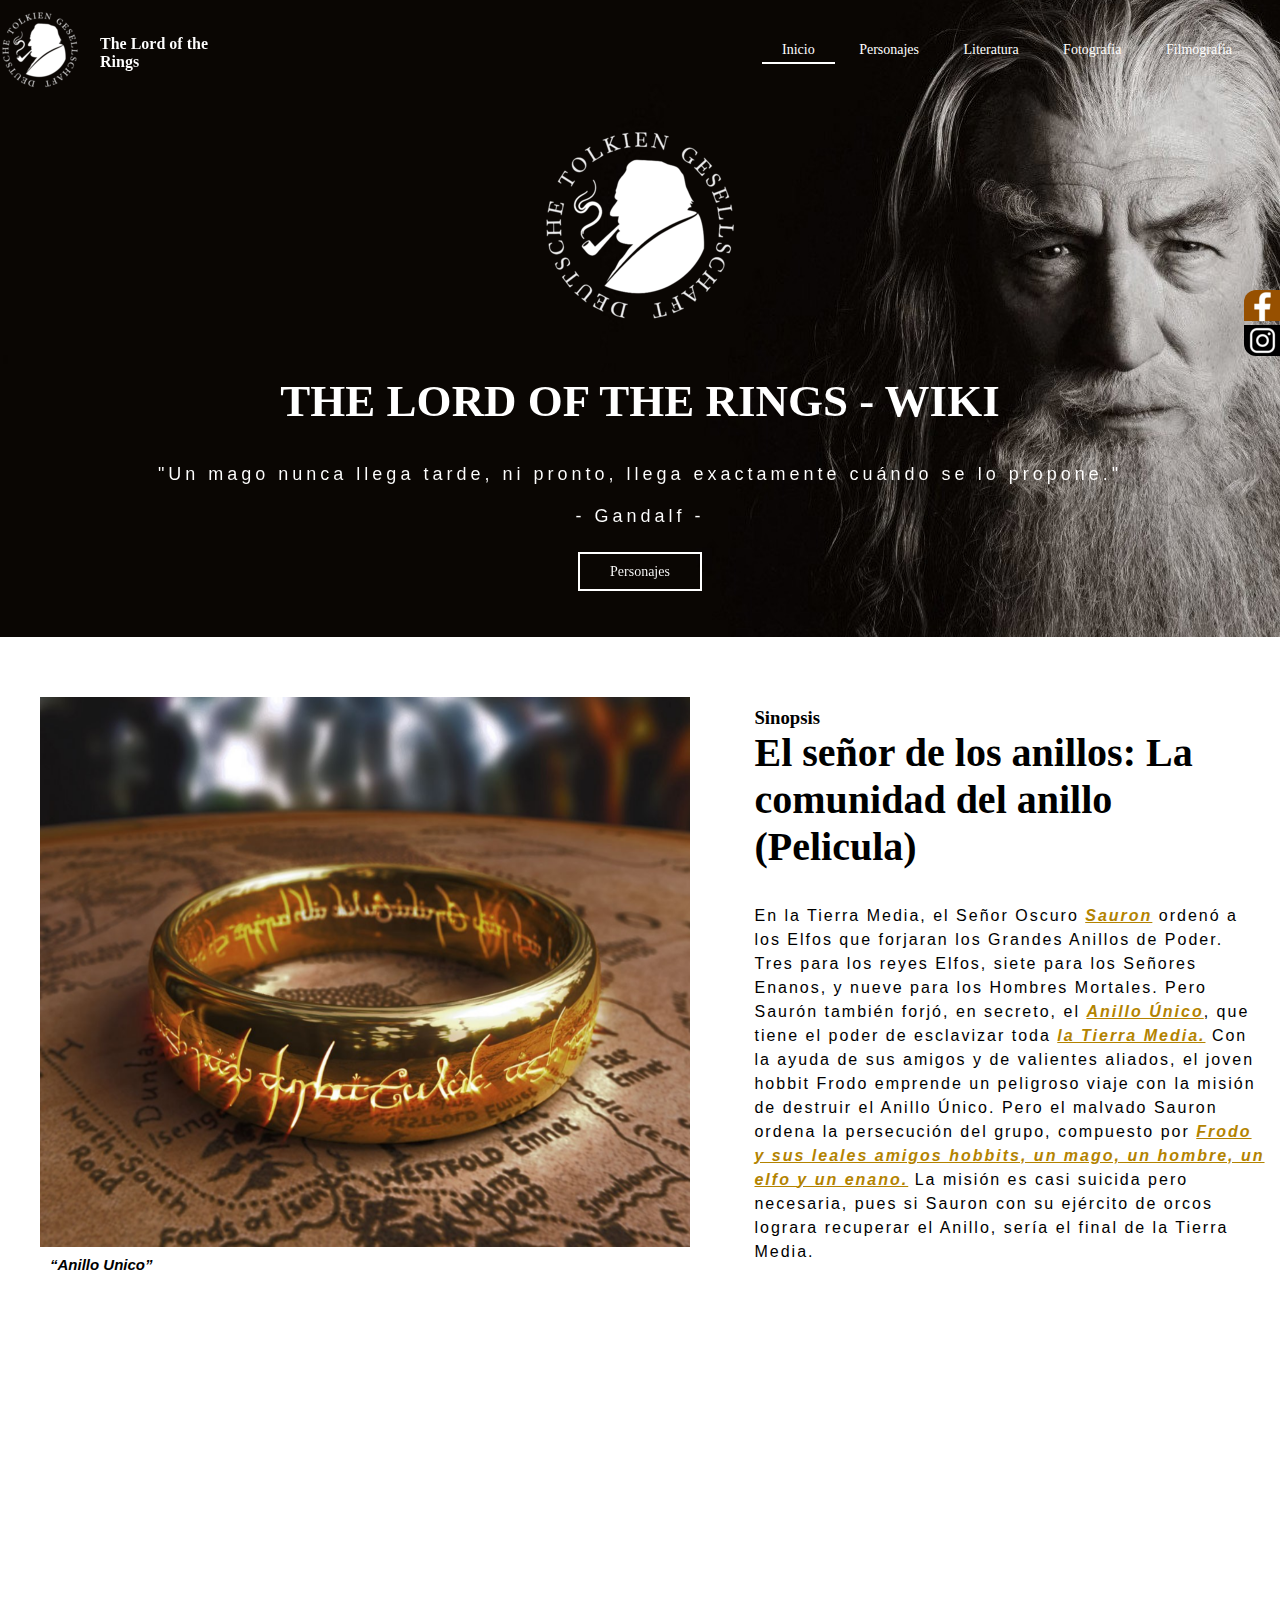
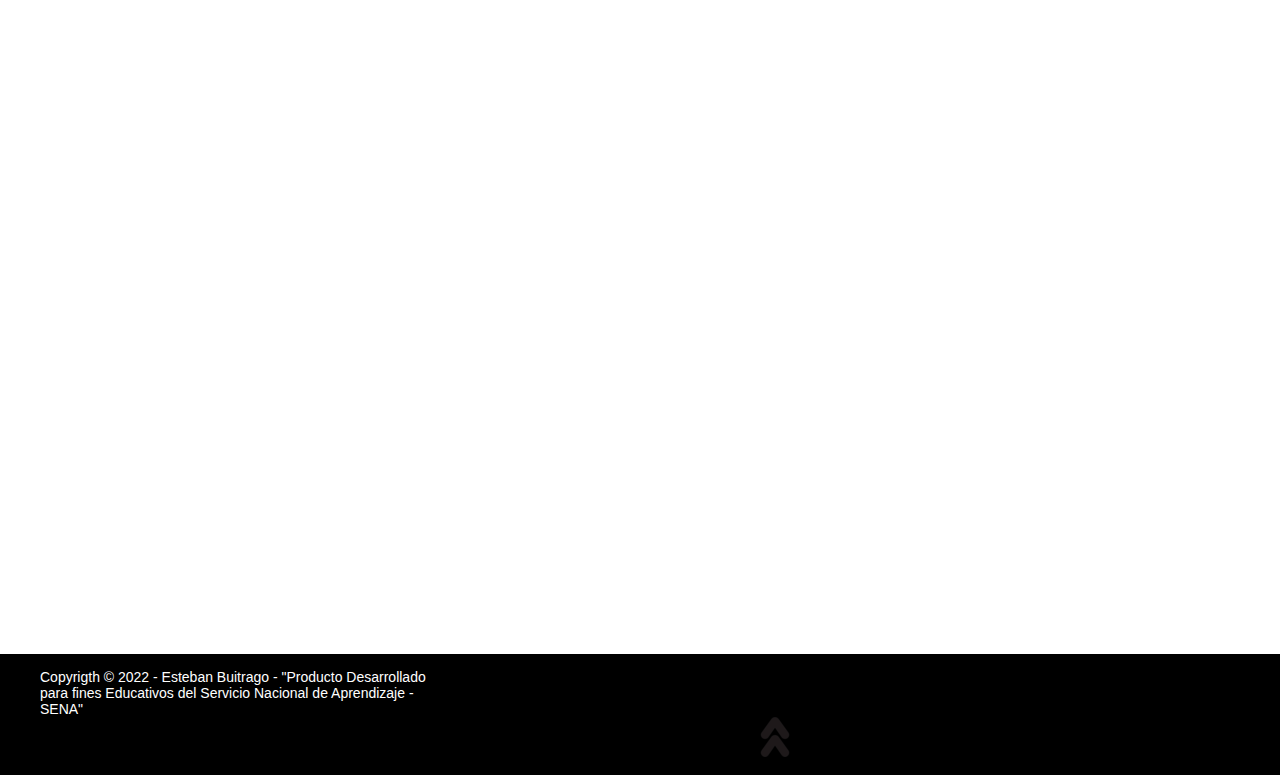
<file: index.html>
<!DOCTYPE html>
<html lang="es">
<head>
    <meta charset="UTF-8">
    <meta name="Wiki The Lord of the Rings" content="">
    <title>The Lord of the Rings</title>
    <!-- FAVICON -->
    <link rel="shortcut icon" href="/img/favicon.ico" type="image/x-icon">
    <!-- CSS -->
    <link rel="stylesheet" href="css/style.css">
</head>
<body>
        <div id="contenedor">
            <div id="cabecera">
                <div id="logo">
                    <a href="index.html">
                    <h4>The Lord of the Rings</h4>
                   </a>
                </div><div id="nav">
                    <a href="index.html" class="activo">Inicio</a>
                    <a href="pag2.html">Personajes</a>
                    <a href="pag3.html">Literatura</a>
                    <a href="pag4.html">Fotografia</a>
                    <a href="pag5.html">Filmografia</a>
                </div>
                <div id="titulo">
                    <h2>THE LORD OF THE RINGS - WIKI</h2>
                    <P>"Un mago nunca llega tarde, ni pronto, llega exactamente cuándo se lo propone." <br><br>- Gandalf -</P>
                    <a href="pag2.html"> Personajes </a>
                </div>
            </div>
            <div id="contenido1">
                <div id="img1">
                    <img src="/img/img1.png" alt="Anillo unico sobre un libro">
                    <q>Anillo Unico</q>
                </div>
                <div id="mensaje">
                    <h3>Sinopsis</h3>
                    <h2>El señor de los anillos: La comunidad del anillo (Pelicula)</h2>
                    <p>En la Tierra Media, el Señor Oscuro <span>Sauron</span> ordenó a los Elfos que forjaran los Grandes Anillos de Poder. Tres para los reyes Elfos, siete para los Señores Enanos, y nueve para los Hombres Mortales. Pero Saurón también forjó, en secreto, el <span>Anillo Único</span>, que tiene el poder de esclavizar toda <span>la Tierra Media.</span> Con la ayuda de sus amigos y de valientes aliados, el joven hobbit Frodo emprende un peligroso viaje con la misión de destruir el Anillo Único. Pero el malvado Sauron ordena la persecución del grupo, compuesto por <span>Frodo y sus leales amigos hobbits, un mago, un hombre, un elfo y un enano.</span> La misión es casi suicida pero necesaria, pues si Sauron con su ejército de orcos lograra recuperar el Anillo, sería el final de la Tierra Media.</p>
                </div>
            </div>
            <div id="contenido2">
                <h2>Contexto</h2>
                <p id="parrafo1">Su historia se desarrolla en la Tercera Edad del Sol de la Tierra Media, un lugar ficticio poblado por hombres y otras razas antropomorfas como los hobbits, los elfos o los enanos, así como por muchas otras criaturas reales y fantásticas. La novela narra el viaje del protagonista principal, Frodo Bolsón, hobbit de la Comarca, para destruir el Anillo Único y la consiguiente guerra que provocará el enemigo para recuperarlo, ya que es la principal fuente de poder de su creador, el Señor oscuro, Sauron.<br><br>
                J. R. R. Tolkien planeó El Señor de los Anillos como una secuela de su anterior novela El hobbit, pero terminó por convertirse en una historia de mucho más alcance y extensión que, escrita por etapas entre 1937 y 1949, se publicó por primera vez en el Reino Unido entre 1954 y 1955 en tres volúmenes. Desde entonces ha sido reimpresa en numerosas ocasiones y traducida a muchos idiomas,convirtiéndose en una de las obras más populares de la literatura del siglo XX. Además, ha sido adaptada en varias ocasiones a la radio, al teatro y al cine, destacando principalmente la trilogía cinematográfica creada por el cineasta neozelandés Peter Jackson.</p><p id="parrafo2">Si bien es cierto que El Señor de los Anillos fue concebida como una continuación de El hobbit, argumentalmente lo es de El Silmarillion, obra que relata los acontecimientos de los Días Antiguos y en la que se construye toda la trama del legendarium que creó J. R. R. Tolkien. La Primera Edad del Sol es la edad de los elfos, mientras que la Segunda es la del ascenso de los hombres de Númenor (dúnedain) y su posterior caída, pero también es la de la construcción de una cultura netamente humana (con sus limitaciones) en una tierra permanentemente amenazada por el mal. Por eso, en la Tercera Edad del Sol, esa cultura se va adueñando de la Tierra Media y la transforma en un lugar donde, una vez vencido el mal, los hombres encuentran su verdadera dimensión: J. R. R. Tolkien la llama «Edad de los Hombres» y «el fin de los Días Antiguos».<br><br><br>
                El Señor de los Anillos es, en este sentido, una metáfora que implica la culminación de un largo proceso que da origen a la humanidad actual, con toda su carga mítica pero también histórica.
                El Señor de los Anillos es, en este sentido, una metáfora que implica la culminación de un largo proceso que da origen a la humanidad actual</p>
                <div id="boton1">
                    <a href="pag4.html"> -> Fotografia <- </a>
                </div>
            </div>
            <br><br>
            <div id="footer">
                <p>Copyrigth &copy; 2022 - Esteban Buitrago - "Producto Desarrollado para fines Educativos del Servicio Nacional de Aprendizaje - SENA"</p>
                <a href="#logo"><img id="arriba" src="/img/arriba.png" alt="Flechas apuntando a arriba"></a>
            </div>
            <div id="redes">
                <a href="#"><img id="face" src="/img/face.png" alt="Icono de la red social Facebook"></a>
                <a href="#"><img id="insta" src="/img/insta.png" alt="Icono de la red social Instagram"></a>
               
            </div>
        </div>
</body>
</html>
</file>
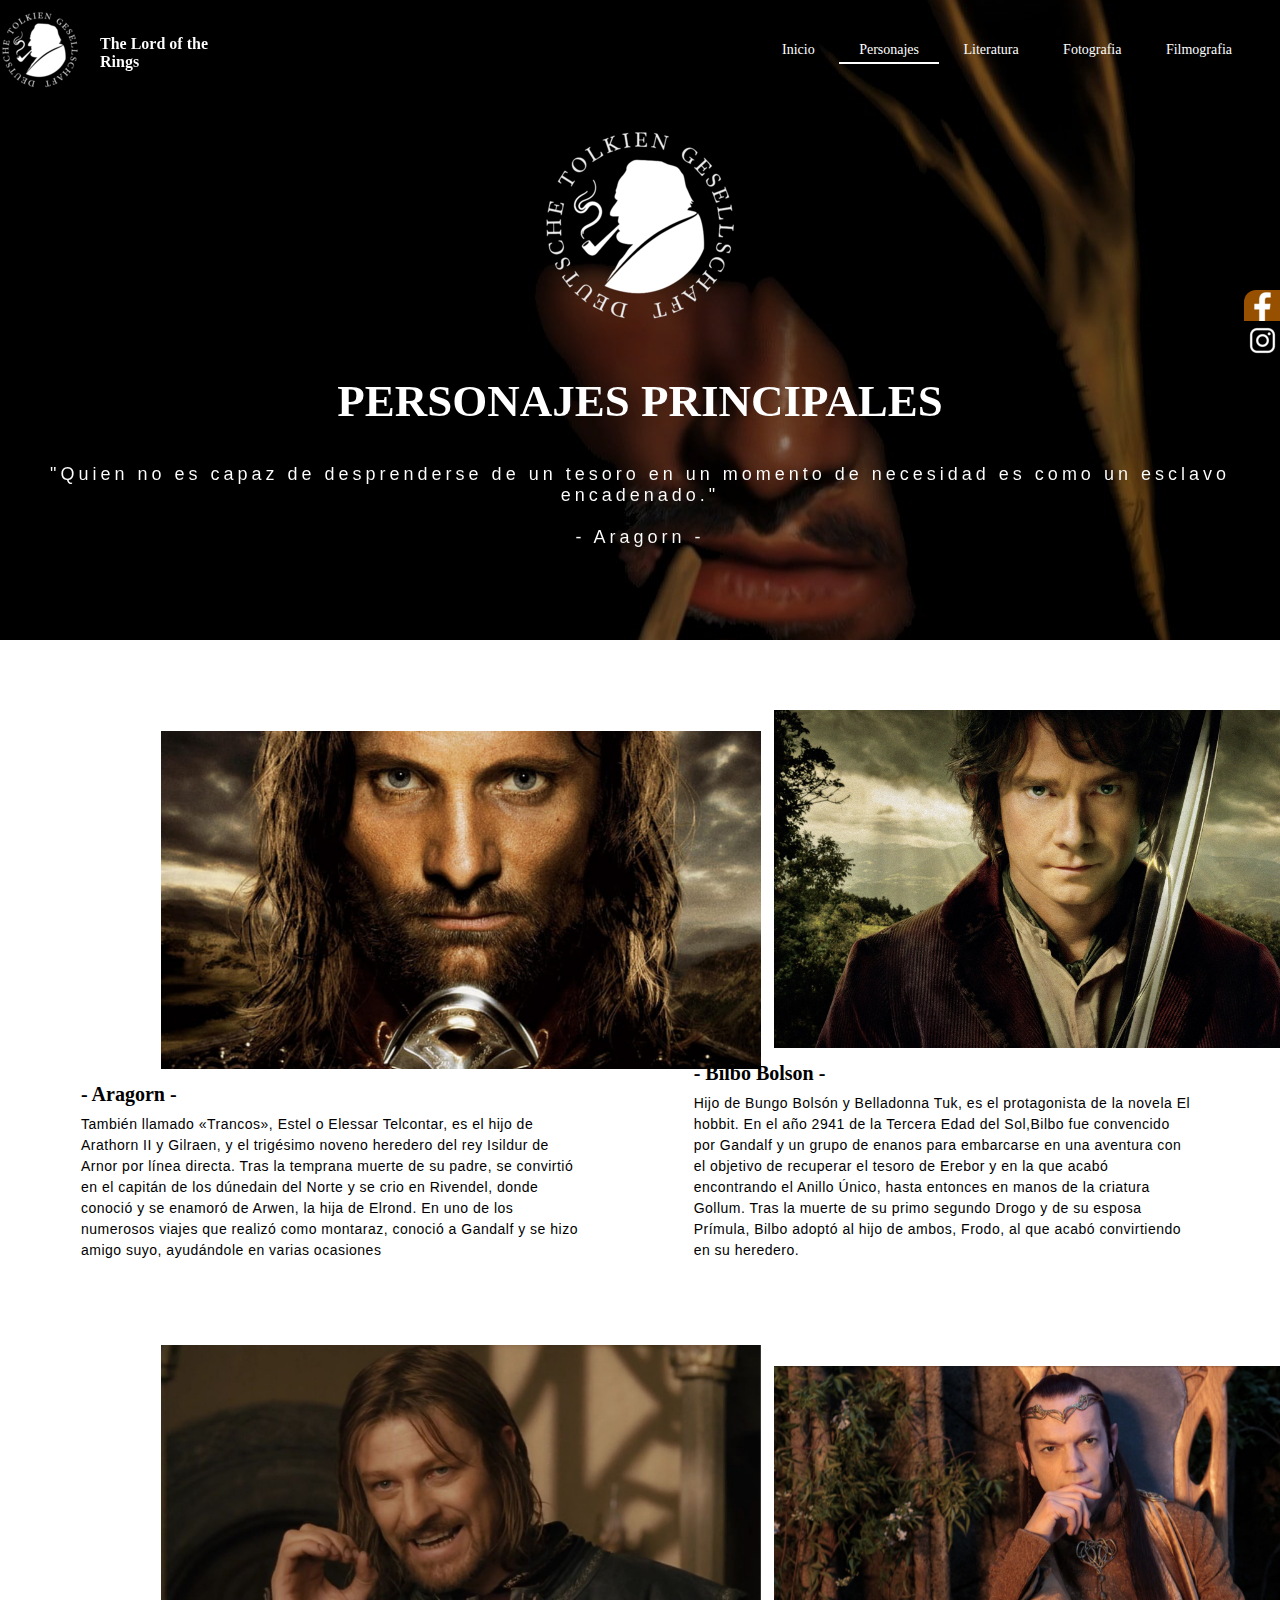
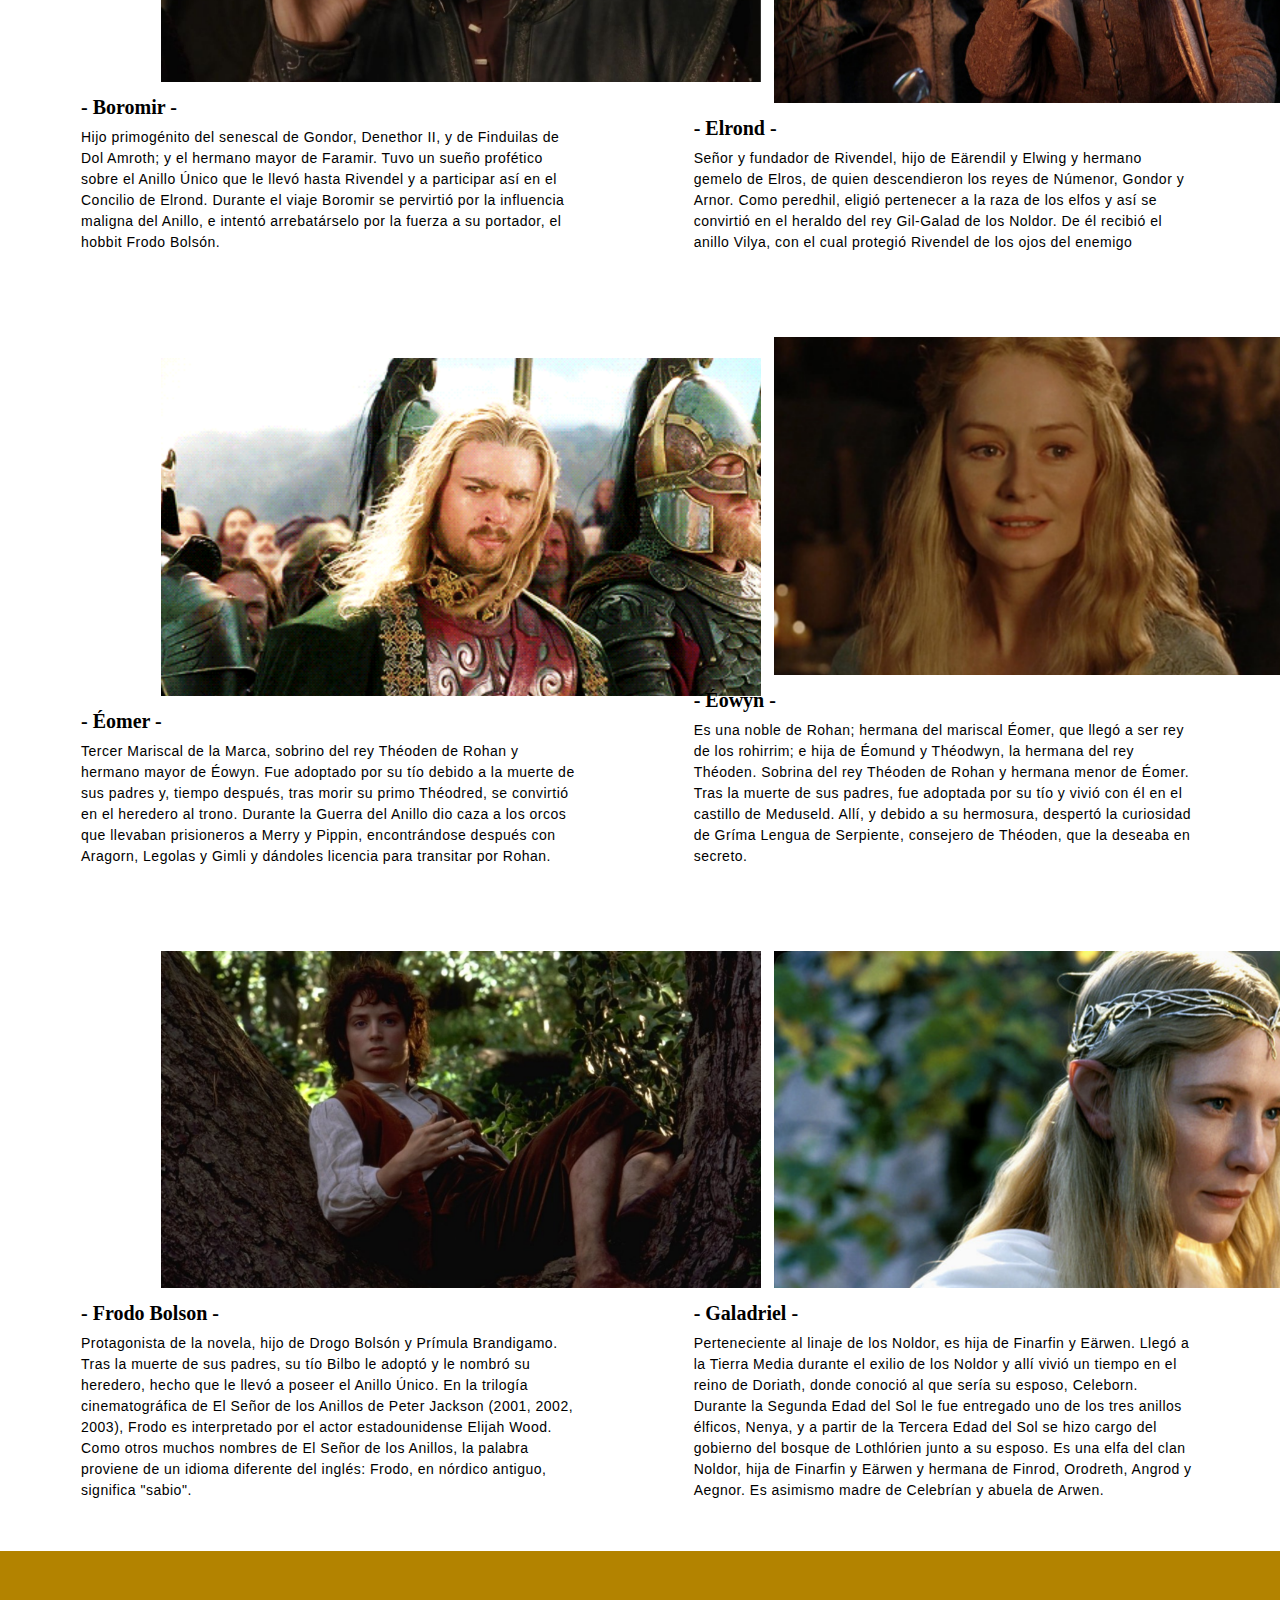
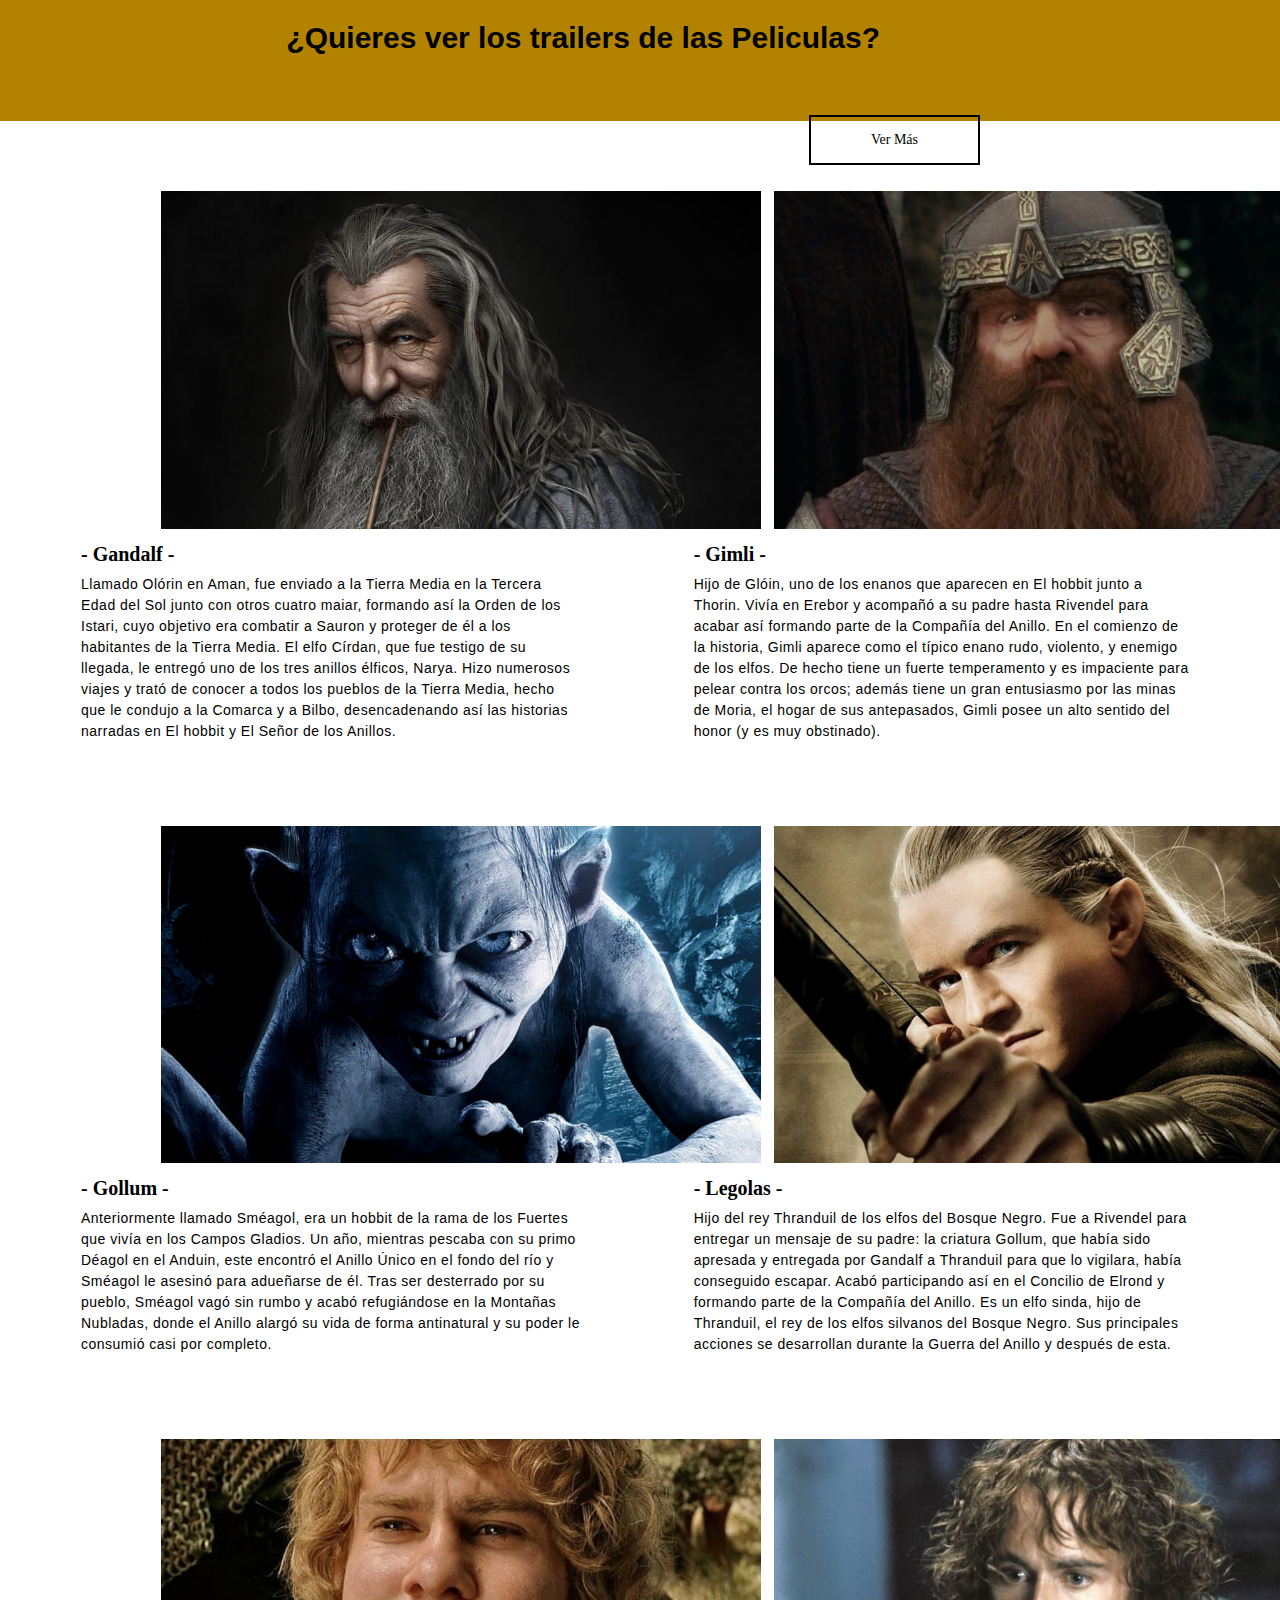
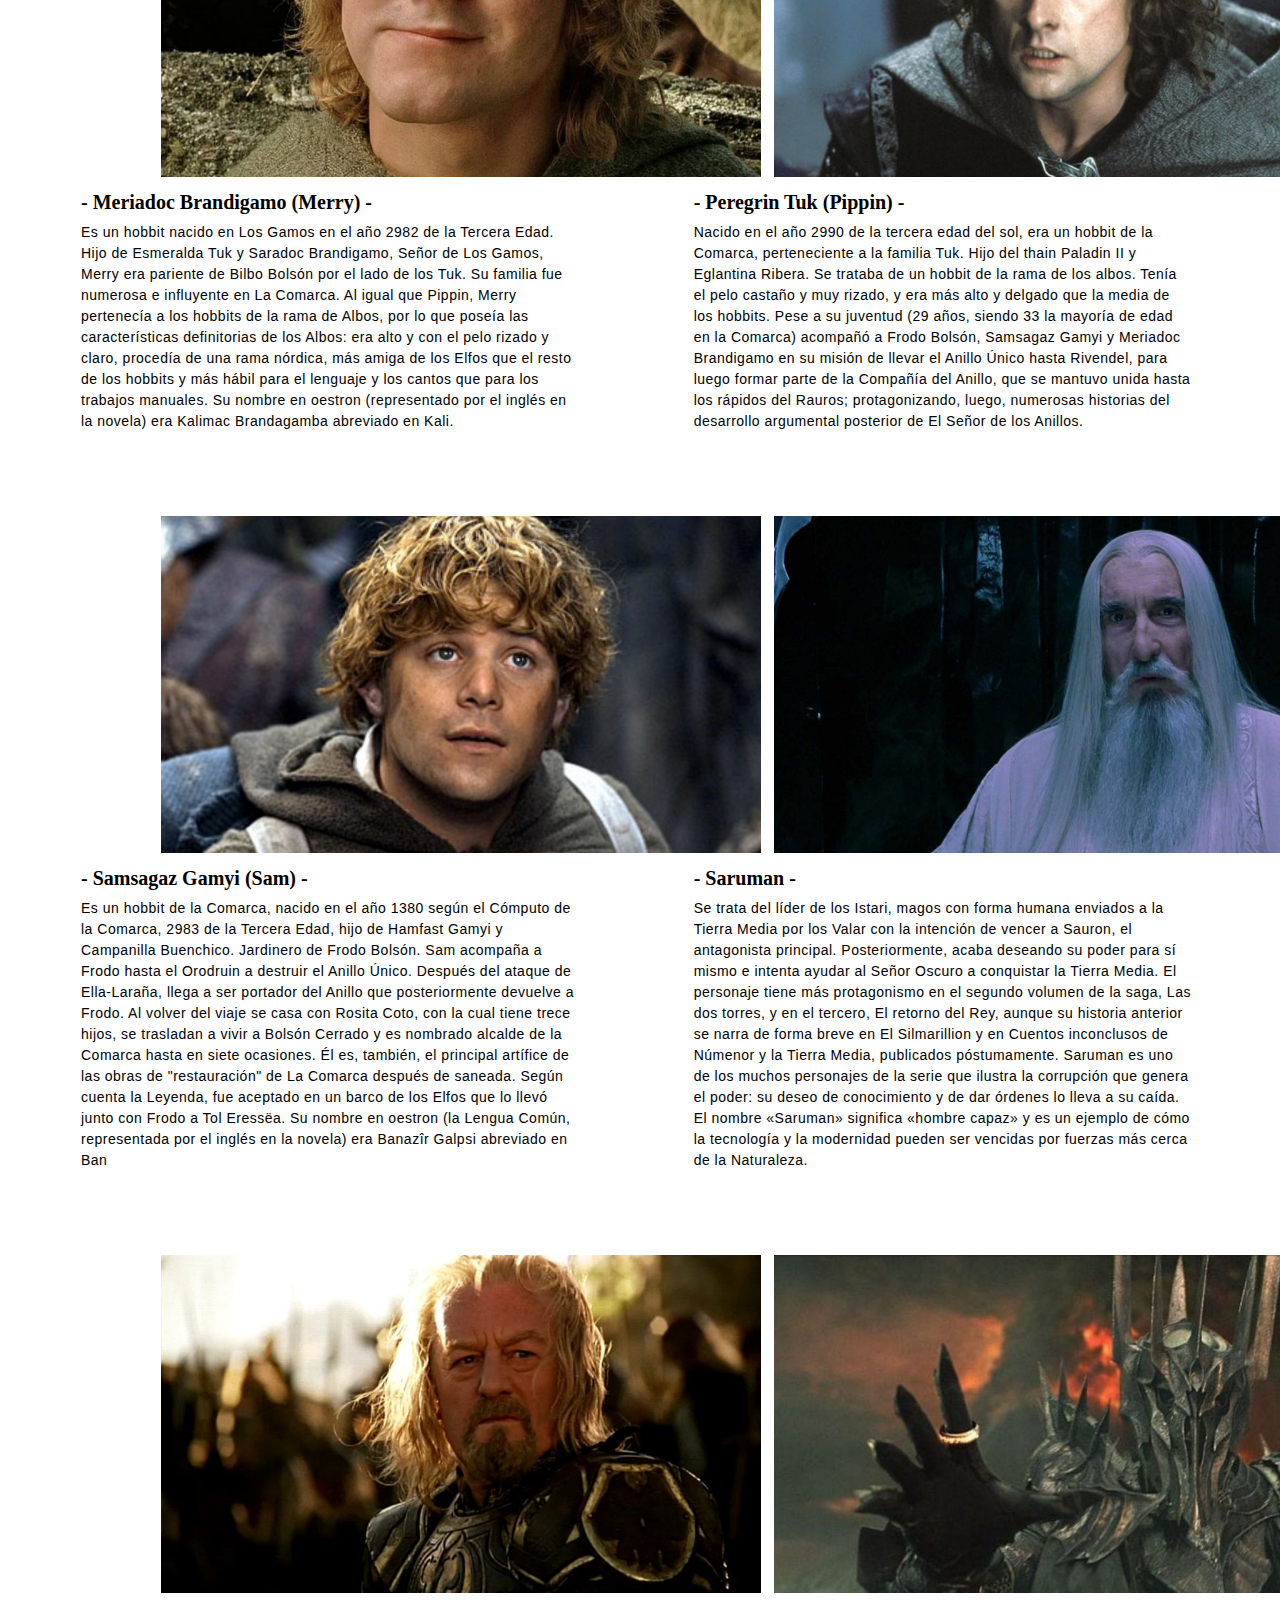
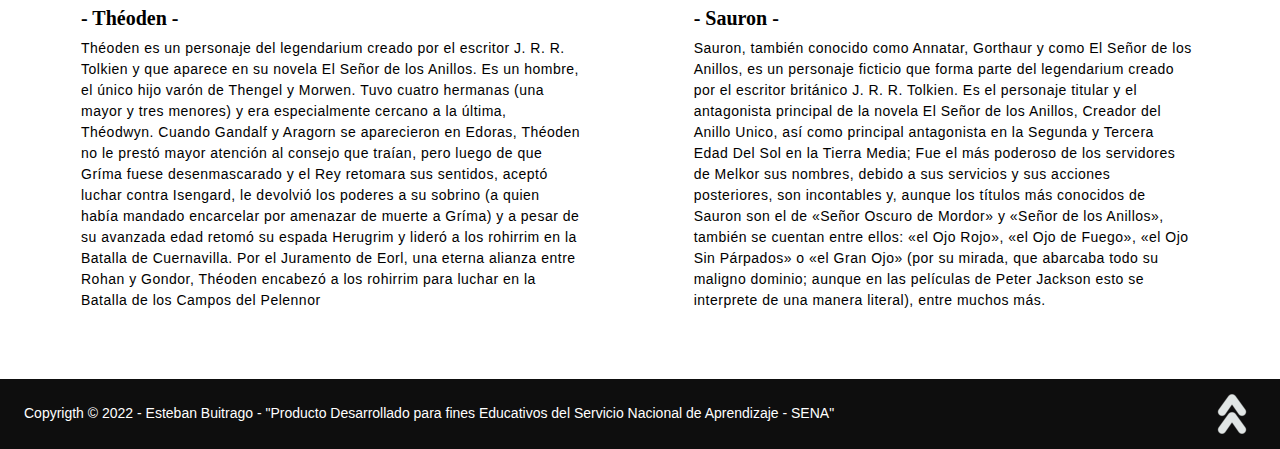
<file: pag2.html>
<!DOCTYPE html>
<html lang="es">
<head>
    <meta charset="UTF-8">
    <meta name="Wiki The Lord of the Rings" content="">
    <meta name="viewport" content="width=device-width, initial-scale=1">
    <title>Personajes - TLOTR</title>
    <!-- FAVICON -->
    <link rel="shortcut icon" href="/img/favicon.ico" type="image/x-icon">
    <!-- CSS -->
    <link rel="stylesheet" href="/css/stylepag2.css">
</head>
<body>
    <div id="contenedor">
        <div id="cabecera">
            <div id="logo">
                <a href="index.html">
                <h4>The Lord of the Rings</h4>
               </a>
            </div><div id="nav">
                <a href="index.html">Inicio</a>
                <a href="pag2.html" class="activo">Personajes</a>
                <a href="pag3.html">Literatura</a>
                <a href="pag4.html">Fotografia</a>
                <a href="pag5.html">Filmografia</a>
            </div>
            <div id="titulo">
                <h2>PERSONAJES PRINCIPALES</h2>
                <P>"Quien no es capaz de desprenderse de un tesoro en un momento de necesidad es como un esclavo encadenado." <br><br>- Aragorn -</P>
            </div>
        </div>
    <div id="contenido1">
        <div class="img1">
            <img src="/img/aragorn.png" alt="aragorn">
            <h3> - Aragorn - </h3>
            <p>También llamado «Trancos», Estel o Elessar Telcontar, es el hijo de Arathorn II y Gilraen, y el trigésimo noveno heredero del rey Isildur de Arnor por línea directa. Tras la temprana muerte de su padre, se convirtió en el capitán de los dúnedain del Norte y se crio en Rivendel, donde conoció y se enamoró de Arwen, la hija de Elrond. En uno de los numerosos viajes que realizó como montaraz, conoció a Gandalf y se hizo amigo suyo, ayudándole en varias ocasiones</p>
        </div>
        <div class="img2">
            <img src="/img/bilbo.png" alt="Bilbo">
            <h3>- Bilbo Bolson - </h3>
            <p>Hijo de Bungo Bolsón y Belladonna Tuk, es el protagonista de la novela El hobbit. En el año 2941 de la Tercera Edad del Sol,Bilbo fue convencido por Gandalf y un grupo de enanos para embarcarse en una aventura con el objetivo de recuperar el tesoro de Erebor y en la que acabó encontrando el Anillo Único, hasta entonces en manos de la criatura Gollum. Tras la muerte de su primo segundo Drogo y de su esposa Prímula, Bilbo adoptó al hijo de ambos, Frodo, al que acabó convirtiendo en su heredero.</p>
        </div>
        <div class="img1">
            <img src="/img/boromir.png" alt="boromir">
            <h3> - Boromir - </h3>
            <p>Hijo primogénito del senescal de Gondor, Denethor II, y de Finduilas de Dol Amroth; y el hermano mayor de Faramir. Tuvo un sueño profético sobre el Anillo Único que le llevó hasta Rivendel y a participar así en el Concilio de Elrond.  Durante el viaje Boromir se pervirtió por la influencia maligna del Anillo, e intentó arrebatárselo por la fuerza a su portador, el hobbit Frodo Bolsón. </p>
        </div>
        <div class="img2">
            <img src="/img/elrond.png" alt="Elrond">
            <h3>- Elrond - </h3>
            <p>Señor y fundador de Rivendel, hijo de Eärendil y Elwing y hermano gemelo de Elros, de quien descendieron los reyes de Númenor, Gondor y Arnor. Como peredhil, eligió pertenecer a la raza de los elfos y así se convirtió en el heraldo del rey Gil-Galad de los Noldor. De él recibió el anillo Vilya, con el cual protegió Rivendel de los ojos del enemigo</p>
        </div>
        <div class="img1">
            <img src="/img/Eomer.png" alt="Eomer">
            <h3> - Éomer - </h3>
            <p>Tercer Mariscal de la Marca, sobrino del rey Théoden de Rohan y hermano mayor de Éowyn. Fue adoptado por su tío debido a la muerte de sus padres y, tiempo después, tras morir su primo Théodred, se convirtió en el heredero al trono. Durante la Guerra del Anillo dio caza a los orcos que llevaban prisioneros a Merry y Pippin, encontrándose después con Aragorn, Legolas y Gimli y dándoles licencia para transitar por Rohan. </p>
        </div>
        <div class="img2">
            <img src="/img/eowyn.png" alt="Éowyn">
            <h3>- Éowyn - </h3>
            <p> Es una noble de Rohan; hermana del mariscal Éomer, que llegó a ser rey de los rohirrim; e hija de Éomund y Théodwyn, la hermana del rey Théoden.  Sobrina del rey Théoden de Rohan y hermana menor de Éomer. Tras la muerte de sus padres, fue adoptada por su tío y vivió con él en el castillo de Meduseld. Allí, y debido a su hermosura, despertó la curiosidad de Gríma Lengua de Serpiente, consejero de Théoden, que la deseaba en secreto.</p>
        </div>
        <div class="img1">
            <img src="/img/frodo.png" alt="Frodo">
            <h3> - Frodo Bolson - </h3>
            <p>Protagonista de la novela, hijo de Drogo Bolsón y Prímula Brandigamo. Tras la muerte de sus padres, su tío Bilbo le adoptó y le nombró su heredero, hecho que le llevó a poseer el Anillo Único.
            En la trilogía cinematográfica de El Señor de los Anillos de Peter Jackson (2001, 2002, 2003), Frodo es interpretado por el actor estadounidense Elijah Wood.

            Como otros muchos nombres de El Señor de los Anillos, la palabra proviene de un idioma diferente del inglés: Frodo, en nórdico antiguo, significa "sabio". </p>
        </div>
        <div class="img2">
            <img src="/img/galadriel.png" alt="galadriel">
            <h3>- Galadriel - </h3>
            <p> Perteneciente al linaje de los Noldor, es hija de Finarfin y Eärwen. Llegó a la Tierra Media durante el exilio de los Noldor y allí vivió un tiempo en el reino de Doriath, donde conoció al que sería su esposo, Celeborn. Durante la Segunda Edad del Sol le fue entregado uno de los tres anillos élficos, Nenya, y a partir de la Tercera Edad del Sol se hizo cargo del gobierno del bosque de Lothlórien junto a su esposo. 
            Es una elfa del clan Noldor, hija de Finarfin y Eärwen y hermana de Finrod, Orodreth, Angrod y Aegnor. Es asimismo madre de Celebrían y abuela de Arwen.
            </p>
        </div>
        <br><br><br>
        <div id="anuncio">
            <h3>¿Quieres ver los trailers de las Peliculas?</h3>
            <a href="#"> Ver Más </a>
        </div>
        <div class="img1">
            <img src="/img/gandalf.png" alt="Gandalf">
            <h3> - Gandalf - </h3>
            <p>Llamado Olórin en Aman, fue enviado a la Tierra Media en la Tercera Edad del Sol junto con otros cuatro maiar, formando así la Orden de los Istari, cuyo objetivo era combatir a Sauron y proteger de él a los habitantes de la Tierra Media. El elfo Círdan, que fue testigo de su llegada, le entregó uno de los tres anillos élficos, Narya. Hizo numerosos viajes y trató de conocer a todos los pueblos de la Tierra Media, hecho que le condujo a la Comarca y a Bilbo, desencadenando así las historias narradas en El hobbit y El Señor de los Anillos.</p>
        </div>
        <div class="img2">
            <img src="/img/gimli.png" alt="gimli">
            <h3>- Gimli - </h3>
            <p>Hijo de Glóin, uno de los enanos que aparecen en El hobbit junto a Thorin. Vivía en Erebor y acompañó a su padre hasta Rivendel para acabar así formando parte de la Compañía del Anillo.
            En el comienzo de la historia, Gimli aparece como el típico enano rudo, violento, y enemigo de los elfos. De hecho tiene un fuerte temperamento y es impaciente para pelear contra los orcos; además tiene un gran entusiasmo por las minas de Moria, el hogar de sus antepasados, Gimli posee un alto sentido del honor (y es muy obstinado).
            </p>
        </div>
        <div class="img1">
            <img src="/img/gollum.png" alt="Gollum">
            <h3> - Gollum - </h3>
            <p>Anteriormente llamado Sméagol, era un hobbit de la rama de los Fuertes que vivía en los Campos Gladios. Un año, mientras pescaba con su primo Déagol en el Anduin, este encontró el Anillo Único en el fondo del río y Sméagol le asesinó para adueñarse de él. Tras ser desterrado por su pueblo, Sméagol vagó sin rumbo y acabó refugiándose en la Montañas Nubladas, donde el Anillo alargó su vida de forma antinatural y su poder le consumió casi por completo.</p>
        </div>
        <div class="img2">
            <img src="/img/legolas.png" alt="Legolas">
            <h3>- Legolas - </h3>
            <p>Hijo del rey Thranduil de los elfos del Bosque Negro. Fue a Rivendel para entregar un mensaje de su padre: la criatura Gollum, que había sido apresada y entregada por Gandalf a Thranduil para que lo vigilara, había conseguido escapar. Acabó participando así en el Concilio de Elrond y formando parte de la Compañía del Anillo. Es un elfo sinda, hijo de Thranduil, el rey de los elfos silvanos del Bosque Negro. Sus principales acciones se desarrollan durante la Guerra del Anillo y después de esta.
            </p>
        </div>
        <div class="img1">
            <img src="/img/merry.png" alt="Merry">
            <h3> - Meriadoc Brandigamo (Merry) - </h3>
            <p>Es un hobbit nacido en Los Gamos en el año 2982 de la Tercera Edad. Hijo de Esmeralda Tuk y Saradoc Brandigamo, Señor de Los Gamos, Merry era pariente de Bilbo Bolsón por el lado de los Tuk. Su familia fue numerosa e influyente en La Comarca. Al igual que Pippin, Merry pertenecía a los hobbits de la rama de Albos, por lo que poseía las características definitorias de los Albos: era alto y con el pelo rizado y claro, procedía de una rama nórdica, más amiga de los Elfos que el resto de los hobbits y más hábil para el lenguaje y los cantos que para los trabajos manuales. Su nombre en oestron (representado por el inglés en la novela) era Kalimac Brandagamba abreviado en Kali.
            </p>
        </div>
        <div class="img2">
            <img src="/img/pippin.png" alt="Pippin">
            <h3>- Peregrin Tuk (Pippin) - </h3>
            <p>Nacido en el año 2990 de la tercera edad del sol, era un hobbit de la Comarca, perteneciente a la familia Tuk. Hijo del thain Paladin II y Eglantina Ribera. Se trataba de un hobbit de la rama de los albos. Tenía el pelo castaño y muy rizado, y era más alto y delgado que la media de los hobbits. Pese a su juventud (29 años, siendo 33 la mayoría de edad en la Comarca) acompañó a Frodo Bolsón, Samsagaz Gamyi y Meriadoc Brandigamo en su misión de llevar el Anillo Único hasta Rivendel, para luego formar parte de la Compañía del Anillo, que se mantuvo unida hasta los rápidos del Rauros; protagonizando, luego, numerosas historias del desarrollo argumental posterior de El Señor de los Anillos.
            </p>
        </div>
        <div class="img1">
            <img src="/img/sam.png" alt="Sam">
            <h3> - Samsagaz Gamyi (Sam) - </h3>
            <p> Es un hobbit de la Comarca, nacido en el año 1380 según el Cómputo de la Comarca, 2983 de la Tercera Edad, hijo de Hamfast Gamyi y Campanilla Buenchico. Jardinero de Frodo Bolsón. Sam acompaña a Frodo hasta el Orodruin a destruir el Anillo Único. Después del ataque de Ella-Laraña, llega a ser portador del Anillo que posteriormente devuelve a Frodo. Al volver del viaje se casa con Rosita Coto, con la cual tiene trece hijos, se trasladan a vivir a Bolsón Cerrado y es nombrado alcalde de la Comarca hasta en siete ocasiones. Él es, también, el principal artífice de las obras de "restauración" de La Comarca después de saneada. Según cuenta la Leyenda, fue aceptado en un barco de los Elfos que lo llevó junto con Frodo a Tol Eressëa. Su nombre en oestron (la Lengua Común, representada por el inglés en la novela) era Banazîr Galpsi abreviado en Ban
            </p>
        </div>
        <div class="img2">
            <img src="/img/saruman.png" alt="Saruman">
            <h3>- Saruman - </h3>
            <p>Se trata del líder de los Istari, magos con forma humana enviados a la Tierra Media por los Valar con la intención de vencer a Sauron, el antagonista principal. Posteriormente, acaba deseando su poder para sí mismo e intenta ayudar al Señor Oscuro a conquistar la Tierra Media. El personaje tiene más protagonismo en el segundo volumen de la saga, Las dos torres, y en el tercero, El retorno del Rey, aunque su historia anterior se narra de forma breve en El Silmarillion y en Cuentos inconclusos de Númenor y la Tierra Media, publicados póstumamente. Saruman es uno de los muchos personajes de la serie que ilustra la corrupción que genera el poder: su deseo de conocimiento y de dar órdenes lo lleva a su caída. El nombre «Saruman» significa «hombre capaz» y es un ejemplo de cómo la tecnología y la modernidad pueden ser vencidas por fuerzas más cerca de la Naturaleza.
            </p>
        </div>
        <div class="img1">
            <img src="/img/theoden.png" alt="Theoden">
            <h3> - Théoden - </h3>
            <p> Théoden es un personaje del legendarium creado por el escritor J. R. R. Tolkien y que aparece en su novela El Señor de los Anillos. Es un hombre, el único hijo varón de Thengel y Morwen. Tuvo cuatro hermanas (una mayor y tres menores) y era especialmente cercano a la última, Théodwyn.
            Cuando Gandalf y Aragorn se aparecieron en Edoras, Théoden no le prestó mayor atención al consejo que traían, pero luego de que Gríma fuese desenmascarado y el Rey retomara sus sentidos, aceptó luchar contra Isengard, le devolvió los poderes a su sobrino (a quien había mandado encarcelar por amenazar de muerte a Gríma) y a pesar de su avanzada edad retomó su espada Herugrim y lideró a los rohirrim en la Batalla de Cuernavilla.
            Por el Juramento de Eorl, una eterna alianza entre Rohan y Gondor, Théoden encabezó a los rohirrim para luchar en la Batalla de los Campos del Pelennor
            </p>
        </div>
        <div class="img2">
            <img src="/img/sauron.png" alt="Sauron">
            <h3>- Sauron - </h3>
            <p>Sauron, también conocido como Annatar, Gorthaur y como El Señor de los Anillos, es un personaje ficticio que forma parte del legendarium creado por el escritor británico J. R. R. Tolkien. Es el personaje titular y el antagonista principal de la novela El Señor de los Anillos, Creador del Anillo Unico, así como principal antagonista en la Segunda y Tercera Edad Del Sol en la Tierra Media;
            Fue el más poderoso de los servidores de Melkor sus nombres, debido a sus servicios y sus acciones posteriores, son incontables y, aunque los títulos más conocidos de Sauron son el de «Señor Oscuro de Mordor» y «Señor de los Anillos», también se cuentan entre ellos: «el Ojo Rojo», «el Ojo de Fuego», «el Ojo Sin Párpados» o «el Gran Ojo» (por su mirada, que abarcaba todo su maligno dominio; aunque en las películas de Peter Jackson esto se interprete de una manera literal), entre muchos más.
            </p>
        </div>
        <br><br><br><br>
        <div id="footer">
            <p>Copyrigth &copy; 2022 - Esteban Buitrago - "Producto Desarrollado para fines Educativos del Servicio Nacional de Aprendizaje - SENA"</p>
            <a href="#logo"><img id="arriba" src="/img/arriba.png" alt="Flechas apuntando a arriba"></a>
        </div>
        <div id="redes">
            <a href="#"><img id="face" src="/img/face.png" alt="Icono de la red social Facebook"></a>
            <a href="#"><img id="insta" src="/img/insta.png" alt="Icono de la red social Instagram"></a>
           
        </div>
    </div>
</body>
</html>
</file>
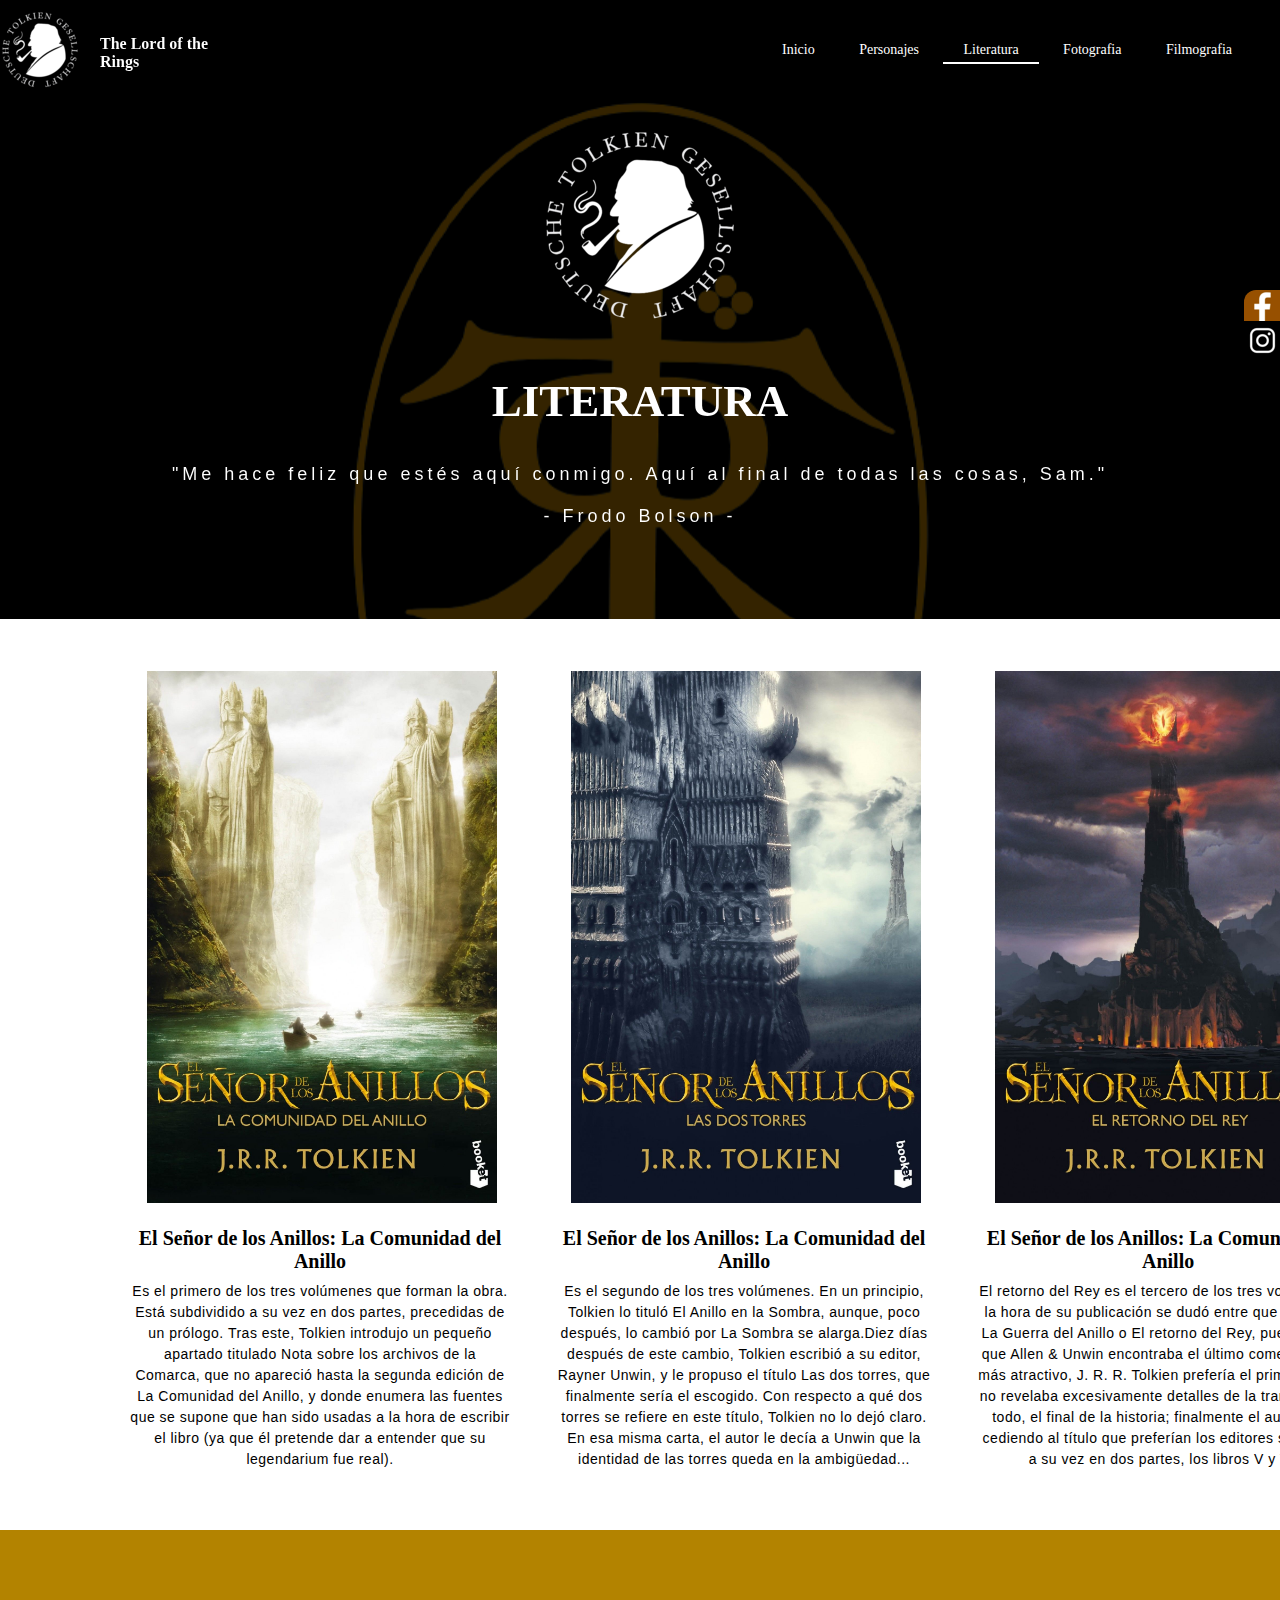
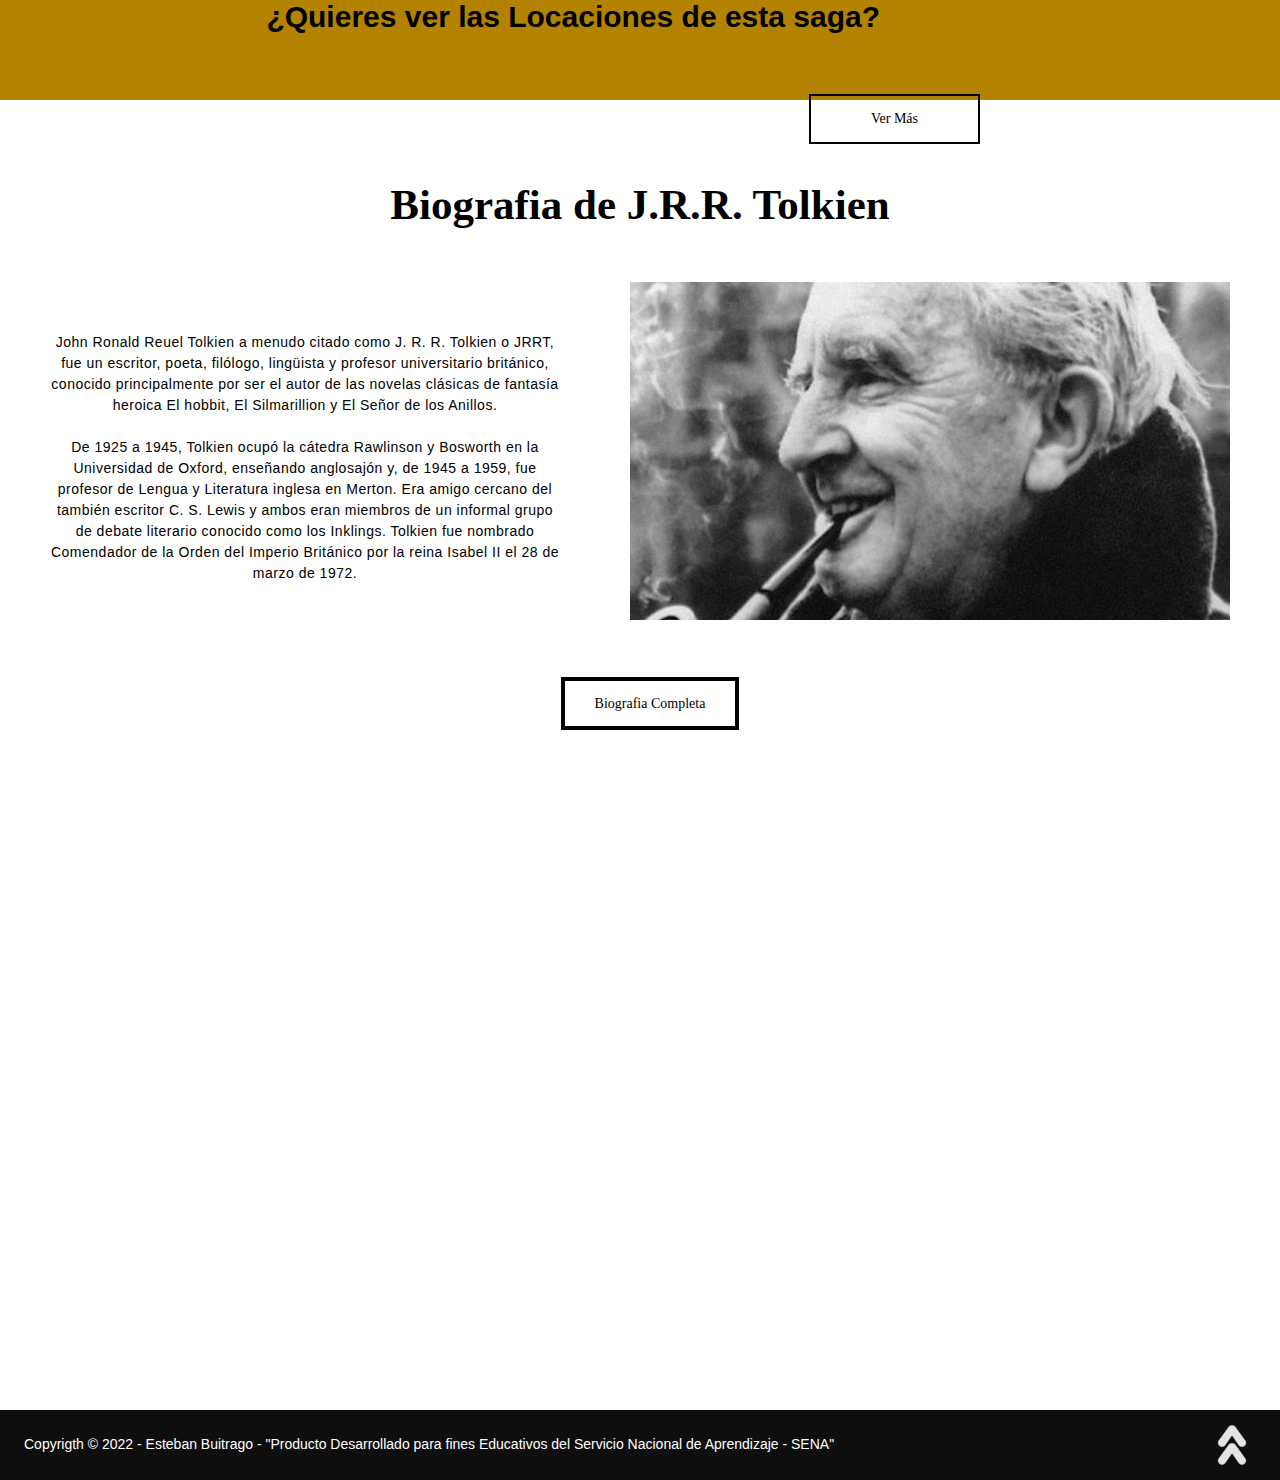
<file: pag3.html>
<!DOCTYPE html>
<html lang="es">
<head>
    <meta charset="UTF-8">
    <meta name="Wiki The Lord of the Rings" content="">
    <title>Literatura - TLOTR</title>
    <!-- FAVICON -->
    <link rel="shortcut icon" href="/img/favicon.ico" type="image/x-icon">
    <!-- CSS -->
    <link rel="stylesheet" href="/css/stylepag3.css">
</head>
<body>
    <div id="contenedor">
        <div id="cabecera">
            <div id="logo">
                <a href="index.html">
                <h4>The Lord of the Rings</h4>
               </a>
            </div><div id="nav">
                <a href="index.html">Inicio</a>
                <a href="pag2.html">Personajes</a>
                <a href="pag3.html" class="activo">Literatura</a>
                <a href="pag4.html">Fotografia</a>
                <a href="pag5.html">Filmografia</a>
            </div>
            <div id="titulo">
                <h2>LITERATURA</h2>
                <P>"Me hace feliz que estés aquí conmigo. Aquí al final de todas las cosas, Sam."<br><br>- Frodo Bolson -</P>
            </div>
        </div>
        <div id="img1">
            <img src="/img/libro1.jpg" alt="Libro la comunidad de l Anillo">
            <h3>El Señor de los Anillos: La Comunidad del Anillo</h3>
            <p>Es el primero de los tres volúmenes que forman la obra. Está subdividido a su vez en dos partes, precedidas de un prólogo. Tras este, Tolkien introdujo un pequeño apartado titulado Nota sobre los archivos de la Comarca, que no apareció hasta la segunda edición de La Comunidad del Anillo, y donde enumera las fuentes que se supone que han sido usadas a la hora de escribir el libro (ya que él pretende dar a entender que su legendarium fue real).</p>
        </div>
        <div id="img2">
            <img src="/img/libro2.jpg" alt="Libro las dos torres">
            <h3>El Señor de los Anillos: La Comunidad del Anillo</h3>
            <p>Es el segundo de los tres volúmenes. En un principio, Tolkien lo tituló El Anillo en la Sombra, aunque, poco después, lo cambió por La Sombra se alarga.Diez días después de este cambio, Tolkien escribió a su editor, Rayner Unwin, y le propuso el título Las dos torres, que finalmente sería el escogido. Con respecto a qué dos torres se refiere en este título, Tolkien no lo dejó claro. En esa misma carta, el autor le decía a Unwin que la identidad de las torres queda en la ambigüedad...</p>
        </div>
        <div id="img3">
            <img src="/img/libro3.jpg" alt="Libro las dos Torres">
            <h3>El Señor de los Anillos: La Comunidad del Anillo</h3>
            <p>El retorno del Rey es el tercero de los tres volúmenes. A la hora de su publicación se dudó entre que se llamara La Guerra del Anillo o El retorno del Rey, pues mientras que Allen & Unwin encontraba el último comercialmente más atractivo, J. R. R. Tolkien prefería el primero porque no revelaba excesivamente detalles de la trama y, sobre todo, el final de la historia; finalmente el autor acabó cediendo al título que preferían los editores subdividido a su vez en dos partes, los libros V y VI...
            </p>
        </div>
        <br><br><br>
        <div id="anuncio">
            <h3>¿Quieres ver las Locaciones de esta saga?</h3>
            <a href="#"> Ver Más </a>
        </div>
        <div id="contenido2">
            <h3>Biografia de J.R.R. Tolkien</h3>
            <div id="img">
                <img src="/img/tolkien.png" alt="Aragorn">
            </div>
            <div id="mensaje">
                <p>John Ronald Reuel Tolkien  a menudo citado como J. R. R. Tolkien o JRRT, fue un escritor, poeta, filólogo, lingüista y profesor universitario británico, conocido principalmente por ser el autor de las novelas clásicas de fantasía heroica El hobbit, El Silmarillion y El Señor de los Anillos.
                <br><br>
                De 1925 a 1945, Tolkien ocupó la cátedra Rawlinson y Bosworth en la Universidad de Oxford, enseñando anglosajón y, de 1945 a 1959, fue profesor de Lengua y Literatura inglesa en Merton. Era amigo cercano del también escritor C. S. Lewis y ambos eran miembros de un informal grupo de debate literario conocido como los Inklings. Tolkien fue nombrado Comendador de la Orden del Imperio Británico por la reina Isabel II el 28 de marzo de 1972.
                </p>
                <div id="boton1">
                    <a href="https://es.wikipedia.org/wiki/J._R._R._Tolkien" target="_blank"> Biografia Completa </a>
                </div>
            </div>
        </div>
        <div id="galeria">
            <p>Galeria</p>
        </div>
        <br><br>
        <div id="footer">
            <p>Copyrigth &copy; 2022 - Esteban Buitrago - "Producto Desarrollado para fines Educativos del Servicio Nacional de Aprendizaje - SENA"</p>
            <a href="#logo"><img id="arriba" src="/img/arriba.png" alt="Flechas apuntando a arriba"></a>
        </div>
        <div id="redes">
            <a href="#"><img id="face" src="/img/face.png" alt="Icono de la red social Facebook"></a>
            <a href="#"><img id="insta" src="/img/insta.png" alt="Icono de la red social Instagram"></a>
           
        </div>
    </div>    
</body>
</html>
</file>
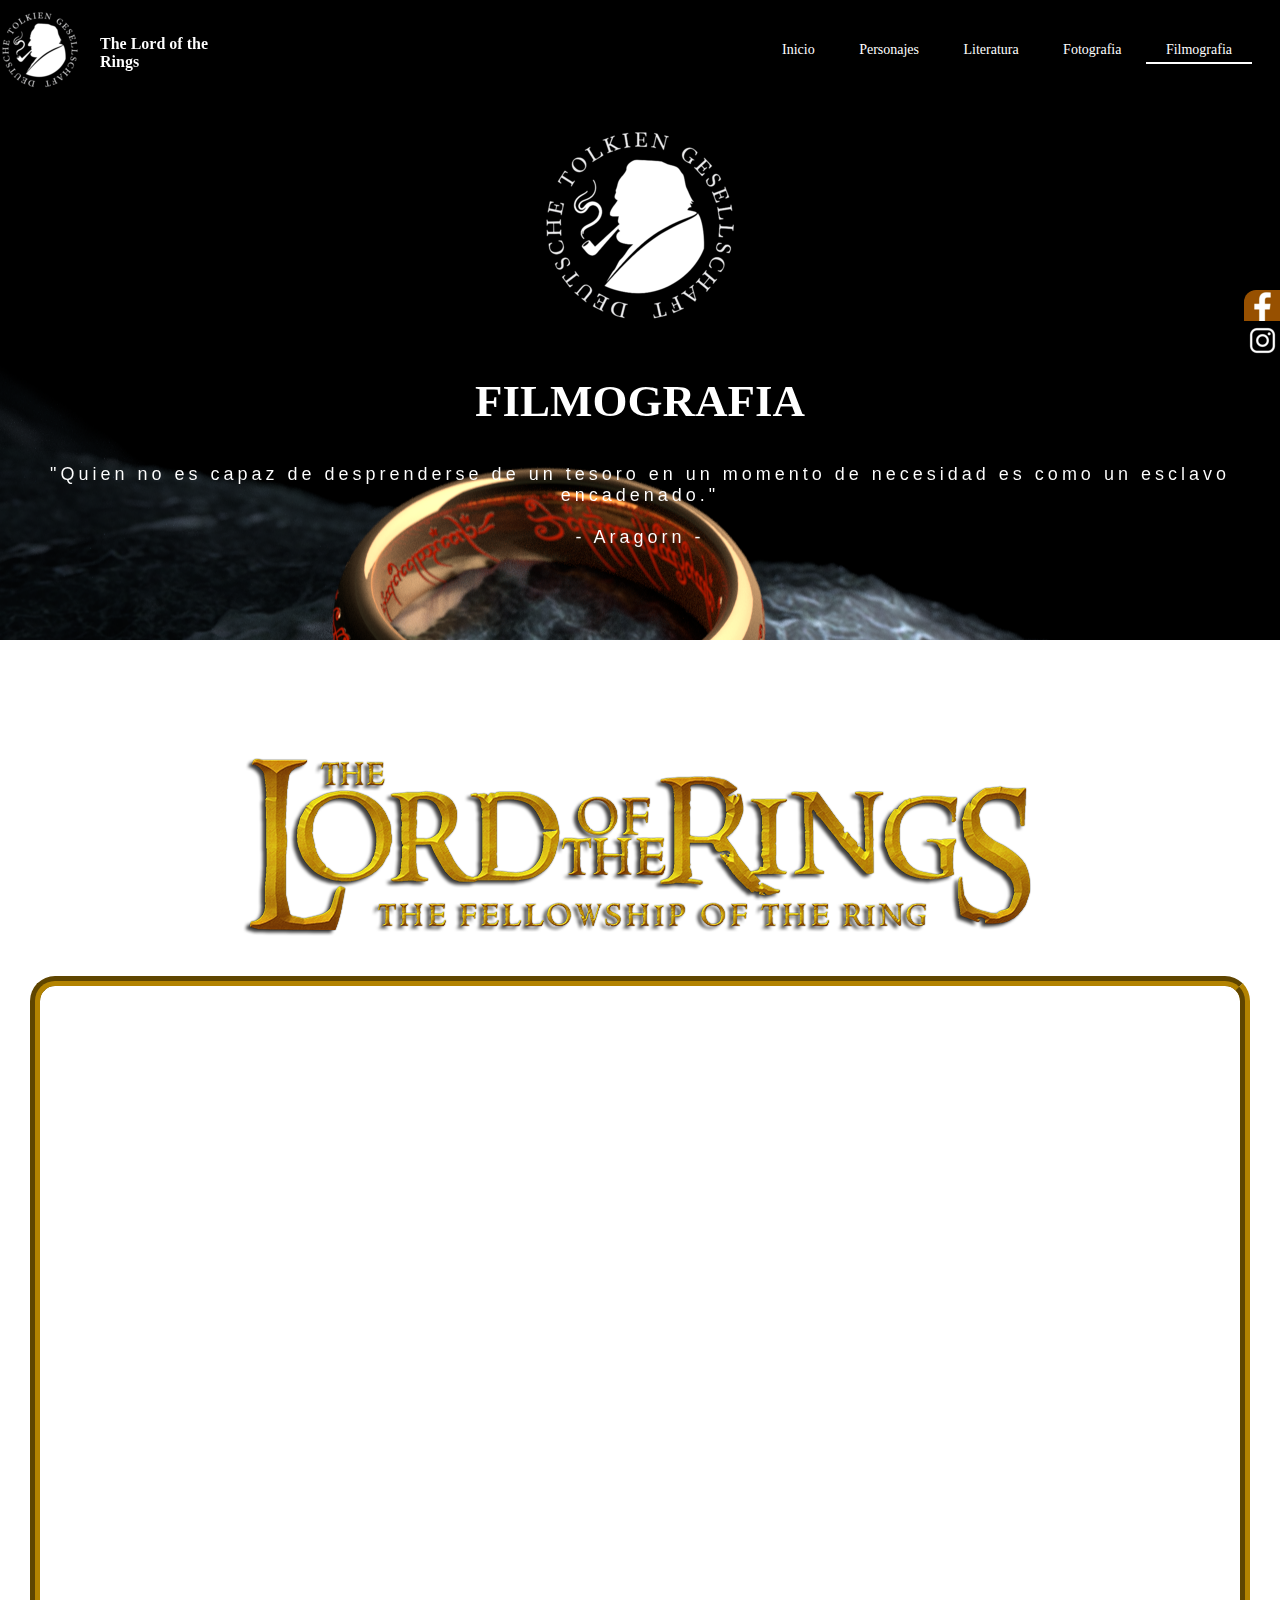
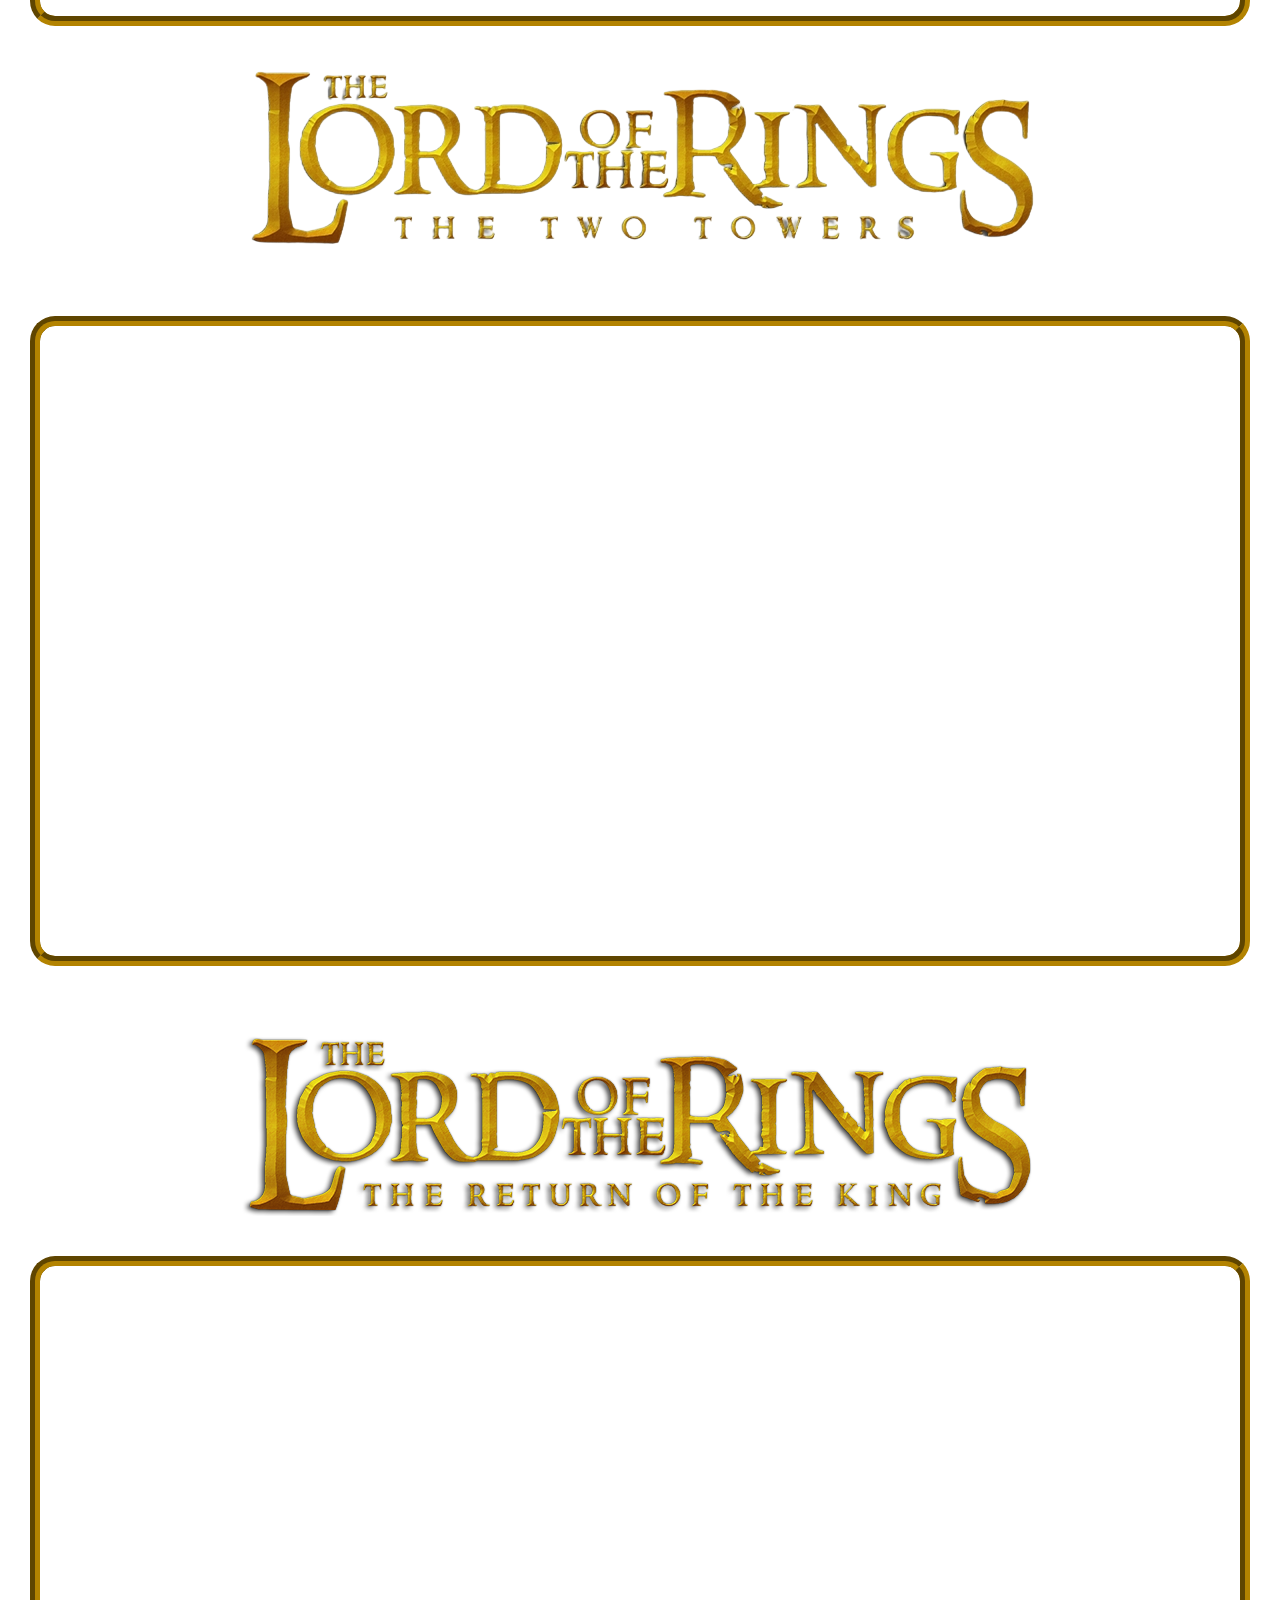
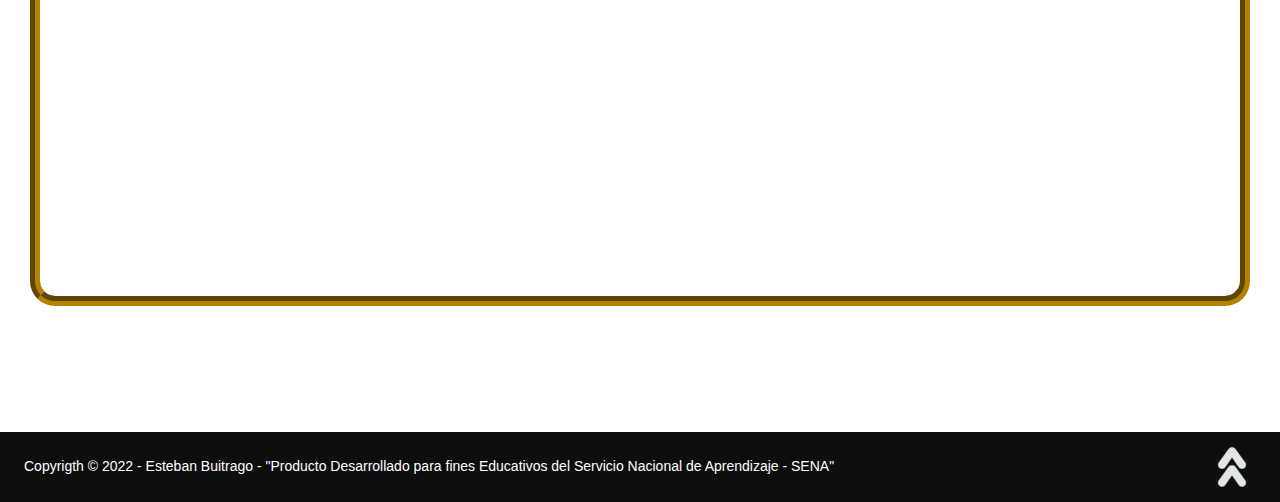
<file: pag5.html>
<!DOCTYPE html>
<html lang="es">
<head>
    <meta charset="UTF-8">
    <meta name="Wiki The Lord of the Rings" content="">
    <meta name="viewport" content="width=device-width, initial-scale=1">
    <title>Filmografia - TLOTR</title>
    <!-- FAVICON -->
    <link rel="shortcut icon" href="/img/favicon.ico" type="image/x-icon">
    <!-- CSS -->
    <link rel="stylesheet" href="/css/stylepag5.css">
</head>
<body>
    <div id="contenedor">
        <div id="cabecera">
            <div id="logo">
                <a href="index.html">
                <h4>The Lord of the Rings</h4>
               </a>
            </div><div id="nav">
                <a href="index.html">Inicio</a>
                <a href="pag2.html" >Personajes</a>
                <a href="pag3.html">Literatura</a>
                <a href="pag4.html">Fotografia</a>
                <a href="pag5.html" class="activo">Filmografia</a>
            </div>
            <div id="titulo">
                <h2>FILMOGRAFIA</h2>
                <P>"Quien no es capaz de desprenderse de un tesoro en un momento de necesidad es como un esclavo encadenado." <br><br>- Aragorn -</P>
            </div>
        </div>
        <div id="contenido">
            <div class="trailer1">
                <h2>El Señor de los Anillos: La Comunidad del Anillo</h2>
                <iframe width="1309" height="527" src="https://www.youtube.com/embed/_nZdmwHrcnw" title="YouTube video player" frameborder="0" allow="accelerometer; autoplay; clipboard-write; encrypted-media; gyroscope; picture-in-picture" allowfullscreen></iframe>
            </div>
            <div class="trailer2">
                <h2>El Señor de los Anillos: Las Dos Torres</h2>
                <iframe width="1309" height="527" src="https://www.youtube.com/embed/nuTU5XcZTLA" title="YouTube video player" frameborder="0" allow="accelerometer; autoplay; clipboard-write; encrypted-media; gyroscope; picture-in-picture" allowfullscreen></iframe>
            </div>
            <div class="trailer3">
                <h2>El Señor de los Anillos: El Retorno del Rey</h2>
                <iframe width="1309" height="527" src="https://www.youtube.com/embed/zckJCxYxn1g" title="YouTube video player" frameborder="0" allow="accelerometer; autoplay; clipboard-write; encrypted-media; gyroscope; picture-in-picture" allowfullscreen></iframe>
            </div>
        </div>
        <br><br><br><br>
        <div id="footer">
            <p>Copyrigth &copy; 2022 - Esteban Buitrago - "Producto Desarrollado para fines Educativos del Servicio Nacional de Aprendizaje - SENA"</p>
            <a href="#logo"><img id="arriba" src="/img/arriba.png" alt="Flechas apuntando a arriba"></a>
        </div>
        <div id="redes">
            <a href="#"><img id="face" src="/img/face.png" alt="Icono de la red social Facebook"></a>
            <a href="#"><img id="insta" src="/img/insta.png" alt="Icono de la red social Instagram"></a>
           
        </div>
    </div>
</body>
</html>
</file>
<file: css/style.css>
*{
    font-family: Arial, Helvetica, sans-serif;
}
body{
    margin: 0;
    padding: 0%;
}
/* HEADER */

#cabecera{
    background:url(/img/fondo3.png) repeat-x top center;
    background-attachment: fixed;
    height: auto;
}
#logo a{
    color: #000000;
}
#logo h4{
    background: url(/img/logo1.png) no-repeat top left;
    width: 10%;
    height: 80px;
    padding: 25px 0 0 100px ;
    margin: 10px 0;
    filter: invert();
    float: left;
    font-family:Cambria, Cochin, Georgia, Times, 'Times New Roman', serif;
    /* border: 1px solid black; */
}
#nav{
    width: 80%;
    display: inline-block;
    text-align: right;
    /* border: 1px solid black; */
    margin-top: 40px;
    
}
#nav{
    display: inline-block;
    width: 80%;
    text-align: right;
    
}
#nav a{
    text-decoration: none;
    color: #fff;
    font-size: 14px;
    padding: 5px 20px;
    font-family:Cambria, Cochin, Georgia, Times, 'Times New Roman', serif;
}
#nav a:hover{
    border-bottom: 2px solid #fff;
}
.activo{
    border-bottom: 2px solid #fff;
}
#titulo{
    clear: both;
    padding-top: 170px;
    padding-bottom: 57px;
    text-align: center;
    /* color: #fff; */
    background: url(/img/logo2.png) no-repeat center 1px;
    filter: invert();
}
#titulo h2{
    margin-top: 80px;
    font-size: 45px;
    font-weight: bold;
    font-family:Cambria, Cochin, Georgia, Times, 'Times New Roman', serif;
}
#titulo p{
    font-size: 18px;
    letter-spacing: 4px;
    margin: 10px 0 35px;
}
#titulo a{
    color: black;
    text-decoration: none;
    font-size: 14px;
    font: bold;
    border: 2px solid rgb(0, 0, 0);
    padding: 10px 30px;
    font-family:Cambria, Cochin, Georgia, Times, 'Times New Roman', serif;
}
#titulo a:hover{
    background-color: rgb(0, 0, 0);
    color: #fff;
    font-weight: bold;
}

/* CONTENIDO */

#img1,#img1 img{
    margin: 30px 10px 5px 20px;
    width: 650px;
    height: 550px;
    display: inline-block;
    text-align: left;
}
#img1 q{
    font-size: 15px;
    font-style: italic;
    font-weight: bold;
    margin: 0 10px 0 30px;

}
#mensaje{
    width: 40%;
    display: inline-block;
    text-align: left;
    vertical-align: top;
    margin: 70px 1px 0 70px;
}
#mensaje h3{
    margin: 0;
    padding: 0;
    font-family:Cambria, Cochin, Georgia, Times, 'Times New Roman', serif;
}
#mensaje h2{
    font-size: 40px;
    font-family:Cambria, Cochin, Georgia, Times, 'Times New Roman', serif;
    margin-top: 0;
}
#mensaje p{
    letter-spacing: 2px;
    line-height: 1.5em;
    margin-bottom: 100px;
}
#mensaje span{
    color: #b38300;
    font-weight: bold;
    font-style: italic;
    text-decoration: underline;
}

#contenido2{
    background: url(/img/fondo8.png) repeat-x top center fixed;
    margin: 300px 0px 30px 20px;
    /* opacity: 0.9; */
    color: #fff;
    width: 98.9%;
    margin: 0;
    padding: 40px 0 30px 20px;
    /* font-weight: bold; */
}
#boton1{
    text-align: center;
    margin: 40px 0;
}
#boton1 a{
    color: #fff;
    text-decoration: none;
    font-size: 14px;
    font: bold;
    border: 4px solid #ffffff;
    padding: 10px 30px;
    font-family:Cambria, Cochin, Georgia, Times, 'Times New Roman', serif;
}
#boton1 a:hover{
    /* background-color: #b38300; */
    background-color: rgb(179, 131, 0, 0.3);
    color: #fff;
    border: 4px solid #795800;
}
#contenido2 h2{
    text-align: center;
    font-size: 45px;
    font-family:Cambria, Cochin, Georgia, Times, 'Times New Roman', serif;
}
#parrafo1{
    width: 46%;
    text-align: left;
    display: inline-block;
    margin-left: 5px;
    letter-spacing: 2px;
    line-height: 1.5em;
}
#parrafo2{
    width: 48%;
    text-align: left;
    display: inline-block;
    margin-left: 25px;
    letter-spacing: 2px;
    line-height: 1.5em;
}

/* FOOTER */
#footer{
    background: #000000;
    text-align: center;
    padding: 15px 0;
    color: #ffffff;
    font-size: 14px;
    display: inline-block;
    width: 100%;
}
#footer p{
    display: inline-block;
    text-align: left;
    margin: 0px 800px 0px 0px;
    width: 400px;
}
#arriba{
    /* display: inline-block;
    text-align:right;
    vertical-align: bottom; */
    margin: 0px 0px 0px 270px;
}
#arriba img{
    filter: invert();
}
#redes{
    position: fixed ;
    right: 0;
    top: 290px;
    width: 36px;
}
#face{
    border-top-left-radius: 12px;
}
#insta{
    border-bottom-left-radius: 12px;
}
</file>
<file: css/stylepag2.css>
*{
    font-family: Arial, Helvetica, sans-serif;
}
body{
    margin: 0;
    padding: 0%;
}

/* HEADER */

#cabecera{
    background:url(/img/fondo11.png) repeat-x top center;
    background-attachment: fixed;
    height: auto;
}
#logo a{
    color: #000000;
}
#logo h4{
    background: url(/img/logo1.png) no-repeat top left;
    width: 10%;
    height: 80px;
    padding: 25px 0 0 100px ;
    margin: 10px 0;
    filter: invert();
    float: left;
    font-family:Cambria, Cochin, Georgia, Times, 'Times New Roman', serif;
    /* border: 1px solid black; */
}
#nav{
    width: 80%;
    display: inline-block;
    text-align: right;
    /* border: 1px solid black; */
    margin-top: 40px;
    
}
#nav{
    display: inline-block;
    width: 80%;
    text-align: right;
    
}
#nav a{
    text-decoration: none;
    color: #fff;
    font-size: 14px;
    padding: 5px 20px;
    font-family:Cambria, Cochin, Georgia, Times, 'Times New Roman', serif;
}
#nav a:hover{
    border-bottom: 2px solid #fff;
}
.activo{
    border-bottom: 2px solid #fff;
}
#titulo{
    clear: both;
    padding-top: 170px;
    padding-bottom: 57px;
    text-align: center;
    /* color: #fff; */
    background: url(/img/logo2.png) no-repeat center 1px;
    filter: invert();
}
#titulo h2{
    margin-top: 80px;
    font-size: 45px;
    font-weight: bold;
    font-family:Cambria, Cochin, Georgia, Times, 'Times New Roman', serif;
}
#titulo p{
    font-size: 18px;
    letter-spacing: 4px;
    margin: 10px 0 35px;
}
#titulo a{
    color: black;
    text-decoration: none;
    font-size: 14px;
    font: bold;
    border: 2px solid rgb(0, 0, 0);
    padding: 10px 30px;
    font-family:Cambria, Cochin, Georgia, Times, 'Times New Roman', serif;
}
#titulo a:hover{
    background-color: rgb(0, 0, 0);
    color: #fff;
    font-weight: bold;
}

/* CONTENIDO */


.img1{
    margin: 70px 12px 0px 81px;
    width: 39%;
    display: inline-block;
    text-align: left;
}
.img1 img{
    width: 600px;
    margin-left: 80px;
}
.img1 h3{
    margin-top: 10px;
    margin-bottom: 8px;
    font-family:Cambria, Cochin, Georgia, Times, 'Times New Roman', serif;
    font-size: 20px ;
}
.img1 p{
    margin-top: 3px;
    text-align: left;
    font-size: 14px;
    letter-spacing: 0.5px;
    line-height: 1.5em;
}

.img2{
    margin: 70px 82px 0px 97px;
    width: 39%;
    display: inline-block;
    
}
.img2 img{
    width: 600px;
    text-align: right;
    margin-left: 80px;

}
.img2 h3{
    margin-top: 10px;
    margin-bottom: 8px;
    font-family:Cambria, Cochin, Georgia, Times, 'Times New Roman', serif;
    font-size: 20px ;
}
.img2 p{
    margin-top: 3px;
    text-align: left;
    font-size: 14px;
    margin-bottom: 0;
    letter-spacing: 0.5px;
    line-height: 1.5em;
}

#anuncio{
    margin: 0;
    padding: 0;
    width: 100%;
    height: 170px;
    background-color: #b38300;
    text-align: right;
}

#anuncio h3{
    margin: 70px 400px 60px 2px;
    text-align: left;
    display: inline-block;
    font-size: 30px;
}

#anuncio a{
    color: black;
    text-decoration: none;
    font-size: 14px;
    font: bold;
    border: 2px solid rgb(0, 0, 0);
    padding: 15px 60px;
    font-family:Cambria, Cochin, Georgia, Times, 'Times New Roman', serif;
    margin-right: 300px;
    display: inline-block;
}
#anuncio a:hover{
    background-color: rgb(0, 0, 0);
    color: #fff;
    font-weight: bold;
    border: 2px solid rgb(255, 255, 255);
}
/* FOOTER */

#footer{
    background: #0e0e0e;
    text-align: center;
    padding: 15px 0;
    color: #ffffff;
    font-size: 14px;
    display: inline-block;
    width: 100%;
}
#footer p{
    display: inline-block;
    text-align: center;
    margin: 10px 100px 10px 0px;
}
#arriba{
    display: inline-block;
    text-align:right;
    vertical-align: middle;
    margin: 0px 0px 0px 270px;
    filter: invert();
}
#redes{
    position: fixed ;
    right: 0;
    top: 290px;
    width: 36px;
}
#face{
    border-top-left-radius: 12px;
}
#insta{
    border-bottom-left-radius: 12px;
}
</file>
<file: css/stylepag3.css>
*{
    font-family: Arial, Helvetica, sans-serif;
}
body{
    margin: 0;
    padding: 0%;
}
/* HEADER */

#cabecera{
    background:url(/img/fondo8.png) repeat-x top center;
    background-attachment: fixed;
    height: auto;
}
#logo a{
    color: #000000;
}
#logo h4{
    background: url(/img/logo1.png) no-repeat top left;
    width: 10%;
    height: 80px;
    padding: 25px 0 0 100px ;
    margin: 10px 0;
    filter: invert();
    float: left;
    font-family:Cambria, Cochin, Georgia, Times, 'Times New Roman', serif;
    /* border: 1px solid black; */
}
#nav{
    width: 80%;
    display: inline-block;
    text-align: right;
    /* border: 1px solid black; */
    margin-top: 40px;
    
}
#nav{
    display: inline-block;
    width: 80%;
    text-align: right;
    
}
#nav a{
    text-decoration: none;
    color: #fff;
    font-size: 14px;
    padding: 5px 20px;
    font-family:Cambria, Cochin, Georgia, Times, 'Times New Roman', serif;
}
#nav a:hover{
    border-bottom: 2px solid #fff;
}
.activo{
    border-bottom: 2px solid #fff;
}
#titulo{
    clear: both;
    padding-top: 170px;
    padding-bottom: 57px;
    text-align: center;
    /* color: #fff; */
    background: url(/img/logo2.png) no-repeat center 1px;
    filter: invert();
}
#titulo h2{
    margin-top: 80px;
    font-size: 45px;
    font-weight: bold;
    font-family:Cambria, Cochin, Georgia, Times, 'Times New Roman', serif;
}
#titulo p{
    font-size: 18px;
    letter-spacing: 4px;
    margin: 10px 0 35px;
}
#titulo a{
    color: black;
    text-decoration: none;
    font-size: 14px;
    font: bold;
    border: 2px solid rgb(0, 0, 0);
    padding: 10px 30px;
    font-family:Cambria, Cochin, Georgia, Times, 'Times New Roman', serif;
}
#titulo a:hover{
    background-color: rgb(0, 0, 0);
    color: #fff;
    font-weight: bold;
}

/* CONTENIDO */

#img1{
    margin: 50px 0px 10px 130px;
    width: 32%;
    display: inline-block;
    text-align: left;
}
#img1 img{
    width: 350px;
    text-align: center;
    margin: 2px 10px 10px 17px;
}
#img1 h3{
    margin-top: 10px;
    margin-bottom: 8px;
    font-family:Cambria, Cochin, Georgia, Times, 'Times New Roman', serif;
    font-size: 20px ;
    width: 380px;
    text-align: center;
}
#img1 p{
    margin-top: 3px;
    text-align: center;
    font-size: 14px;
    letter-spacing: 0.5px;
    line-height: 1.5em;
    width: 380px;
}

#img2{
    margin: 10px 0px 0px 10px;
    width: 32%;
    display: inline-block;
    text-align: left;
}
#img2 img{
    width: 350px;
    text-align: center;
    margin: 2px 0px 10px 17px;
}
#img2 h3{
    margin-top: 10px;
    margin-bottom: 8px;
    font-family:Cambria, Cochin, Georgia, Times, 'Times New Roman', serif;
    font-size: 20px ;
    width: 380px;
    text-align: center;
}
#img2 p{
    margin-top: 3px;
    text-align: center;
    font-size: 14px;
    letter-spacing: 0.5px;
    line-height: 1.5em;
    width: 380px;
}

#img3{
    margin: 10px 0px 0px 10px;
    width: 10%;
    display: inline-block;
    text-align: left;
}
#img3 img{
    width: 350px;
    text-align: center;
    margin: 2px 0px 10px 17px;
}
#img3 h3{
    margin-top: 10px;
    margin-bottom: 8px;
    font-family:Cambria, Cochin, Georgia, Times, 'Times New Roman', serif;
    font-size: 20px ;
    width: 380px;
    text-align: center;
}
#img3 p{
    margin-top: 3px;
    text-align: center;
    font-size: 14px;
    letter-spacing: 0.5px;
    line-height: 1.5em;
    width: 380px;
}
#anuncio{
    margin: 0;
    padding: 0;
    width: 100%;
    height: 170px;
    background-color: #b38300;
    text-align: right;
}

#anuncio h3{
    margin: 70px 400px 60px 2px;
    text-align: left;
    display: inline-block;
    font-size: 30px;
}

#anuncio a{
    color: black;
    text-decoration: none;
    font-size: 14px;
    font: bold;
    border: 2px solid rgb(0, 0, 0);
    padding: 15px 60px;
    font-family:Cambria, Cochin, Georgia, Times, 'Times New Roman', serif;
    margin-right: 300px;
    display: inline-block;
}
#anuncio a:hover{
    background-color: rgb(0, 0, 0);
    color: #fff;
    font-weight: bold;
    border: 2px solid rgb(255, 255, 255);
}
#img{
    float: right;
    /* width: 100%; */
    margin-right: 40px;
}
#img img{
    width: 600px;
    margin: 10px 10px 10px 10px;
    float: right;
}
#img p{
    display: inline-block;
    text-align: left;
    width: 50%;
}

#contenido2 h3{
    text-align: center;
    font-size: 43px;
    margin-top: 80px;
    font-family:Cambria, Cochin, Georgia, Times, 'Times New Roman', serif;
}
#contenido2 img{
    display: inline-block;
    text-align: right;
    width: 600px;
}
#contenido2 p{
    display: inline-block;
    text-align: left;
    width: 500px;
    margin: 90px 0px 20px 50px;
}
#mensaje{
    width: 50px;
    display: inline-block;
    text-align: left;
}
#mensaje p{
    margin-top: 60px;
    text-align: center;
    font-size: 14px;
    letter-spacing: 0.5px;
    line-height: 1.5em;
    width: 510px;
}
#boton1{
    text-align: center;
    margin: 90px 0;
    width: 1300px;
}
#boton1 a{
    color: rgb(0, 0, 0);
    text-decoration: none;
    font-size: 14px;
    font: bold;
    border: 4px solid #000000;
    padding: 15px 30px;
    font-family:Cambria, Cochin, Georgia, Times, 'Times New Roman', serif;  
}
#boton1 a:hover{
    background-color: #b38300;
    color: #fff;
    border: 4px solid #795800;
}
#galeria{
    background: url(/img/fondo6.png) repeat-x top center fixed;
}
#galeria p{
    width: 1200px;
    height: 540px;
    visibility: hidden;
}

/* FOOTER */

#footer{
    background: #0e0e0e;
    text-align: center;
    padding: 15px 0;
    color: #ffffff;
    font-size: 14px;
    display: inline-block;
    width: 100%;
}
#footer p{
    display: inline-block;
    text-align: center;
    margin: 10px 100px 10px 0px;
}
#arriba{
    display: inline-block;
    text-align:right;
    vertical-align: middle;
    margin: 0px 0px 0px 270px;
    filter: invert();
}
#redes{
    position: fixed ;
    right: 0;
    top: 290px;
    width: 36px;
}
#face{
    border-top-left-radius: 12px;
}
#insta{
    border-bottom-left-radius: 12px;
}
</file>
<file: css/stylepag5.css>
*{
    font-family: Arial, Helvetica, sans-serif;
}
body{
    margin: 0;
    padding: 0%;
}

/* HEADER */

#cabecera{
    background:url(/img/fondo1.png) repeat-x top center;
    background-attachment: fixed;
    height: auto;
}
#logo a{
    color: #000000;
}
#logo h4{
    background: url(/img/logo1.png) no-repeat top left;
    width: 10%;
    height: 80px;
    padding: 25px 0 0 100px ;
    margin: 10px 0;
    filter: invert();
    float: left;
    font-family:Cambria, Cochin, Georgia, Times, 'Times New Roman', serif;
    /* border: 1px solid black; */
}
#nav{
    width: 80%;
    display: inline-block;
    text-align: right;
    /* border: 1px solid black; */
    margin-top: 40px;
    
}
#nav{
    display: inline-block;
    width: 80%;
    text-align: right;
    
}
#nav a{
    text-decoration: none;
    color: #fff;
    font-size: 14px;
    padding: 5px 20px;
    font-family:Cambria, Cochin, Georgia, Times, 'Times New Roman', serif;
}
#nav a:hover{
    border-bottom: 2px solid #fff;
}
.activo{
    border-bottom: 2px solid #fff;
}
#titulo{
    clear: both;
    padding-top: 170px;
    padding-bottom: 57px;
    text-align: center;
    /* color: #fff; */
    background: url(/img/logo2.png) no-repeat center 1px;
    filter: invert();
}
#titulo h2{
    margin-top: 80px;
    font-size: 45px;
    font-weight: bold;
    font-family:Cambria, Cochin, Georgia, Times, 'Times New Roman', serif;
}
#titulo p{
    font-size: 18px;
    letter-spacing: 4px;
    margin: 10px 0 35px;
}
#titulo a{
    color: black;
    text-decoration: none;
    font-size: 14px;
    font: bold;
    border: 2px solid rgb(0, 0, 0);
    padding: 10px 30px;
    font-family:Cambria, Cochin, Georgia, Times, 'Times New Roman', serif;
}
#titulo a:hover{
    background-color: rgb(0, 0, 0);
    color: #fff;
    font-weight: bold;
}

/* CONTENIDO */

#contenido{
    width: 100%;
    text-align: center;
    margin: 50px 0;
}
.trailer1 iframe, .trailer2 iframe, .trailer3 iframe{
    width: 1200px;
    height: 630px;
    border-radius: 25px;
    border: 10px groove #b38300 ;
}
.trailer1 h2{
    font-family:Cambria, Cochin, Georgia, Times, 'Times New Roman', serif;
    font-size: 0px;
    background: url(/img/t3.png) top center no-repeat;
    padding: 100px 0px 146px 0px;
    margin-bottom:40px ;
}
.trailer2 h2{
    font-family:Cambria, Cochin, Georgia, Times, 'Times New Roman', serif;
    font-size: 0px;
    background: url(/img/t1.png) top center no-repeat;
    padding: 100px 0px 146px 0px;
    margin-bottom:40px ;
}
.trailer3 h2{
    font-family:Cambria, Cochin, Georgia, Times, 'Times New Roman', serif;
    font-size: 0px;
    background: url(/img/t2.png) top center no-repeat;
    padding: 100px 0px 146px 0px;
    margin-bottom:40px ;
}

/* FOOTER */

#footer{
    background: #0e0e0e;
    text-align: center;
    padding: 15px 0;
    color: #ffffff;
    font-size: 14px;
    display: inline-block;
    width: 100%;
}
#footer p{
    display: inline-block;
    text-align: center;
    margin: 10px 100px 10px 0px;
}
#arriba{
    display: inline-block;
    text-align:right;
    vertical-align: middle;
    margin: 0px 0px 0px 270px;
    filter: invert();
}
#redes{
    position: fixed ;
    right: 0;
    top: 290px;
    width: 36px;
}
#face{
    border-top-left-radius: 12px;
}
#insta{
    border-bottom-left-radius: 12px;
}
</file>
